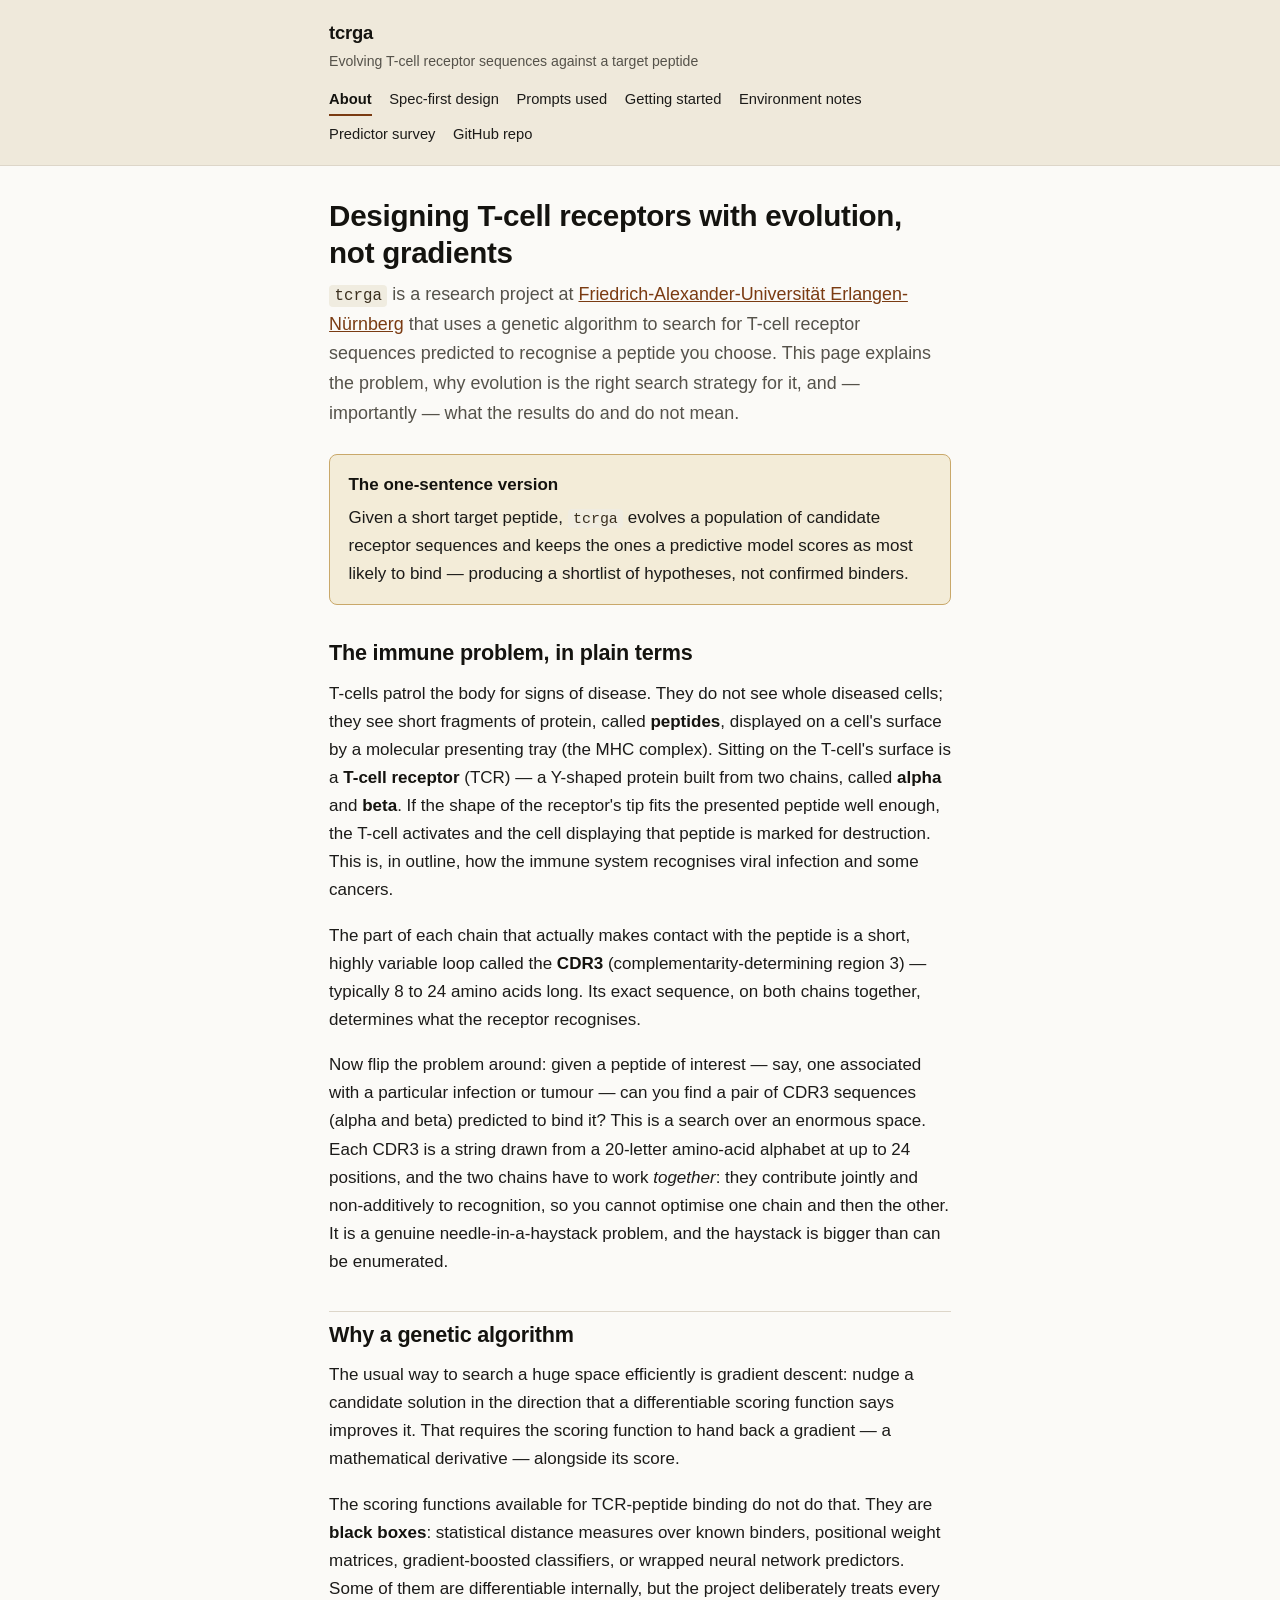
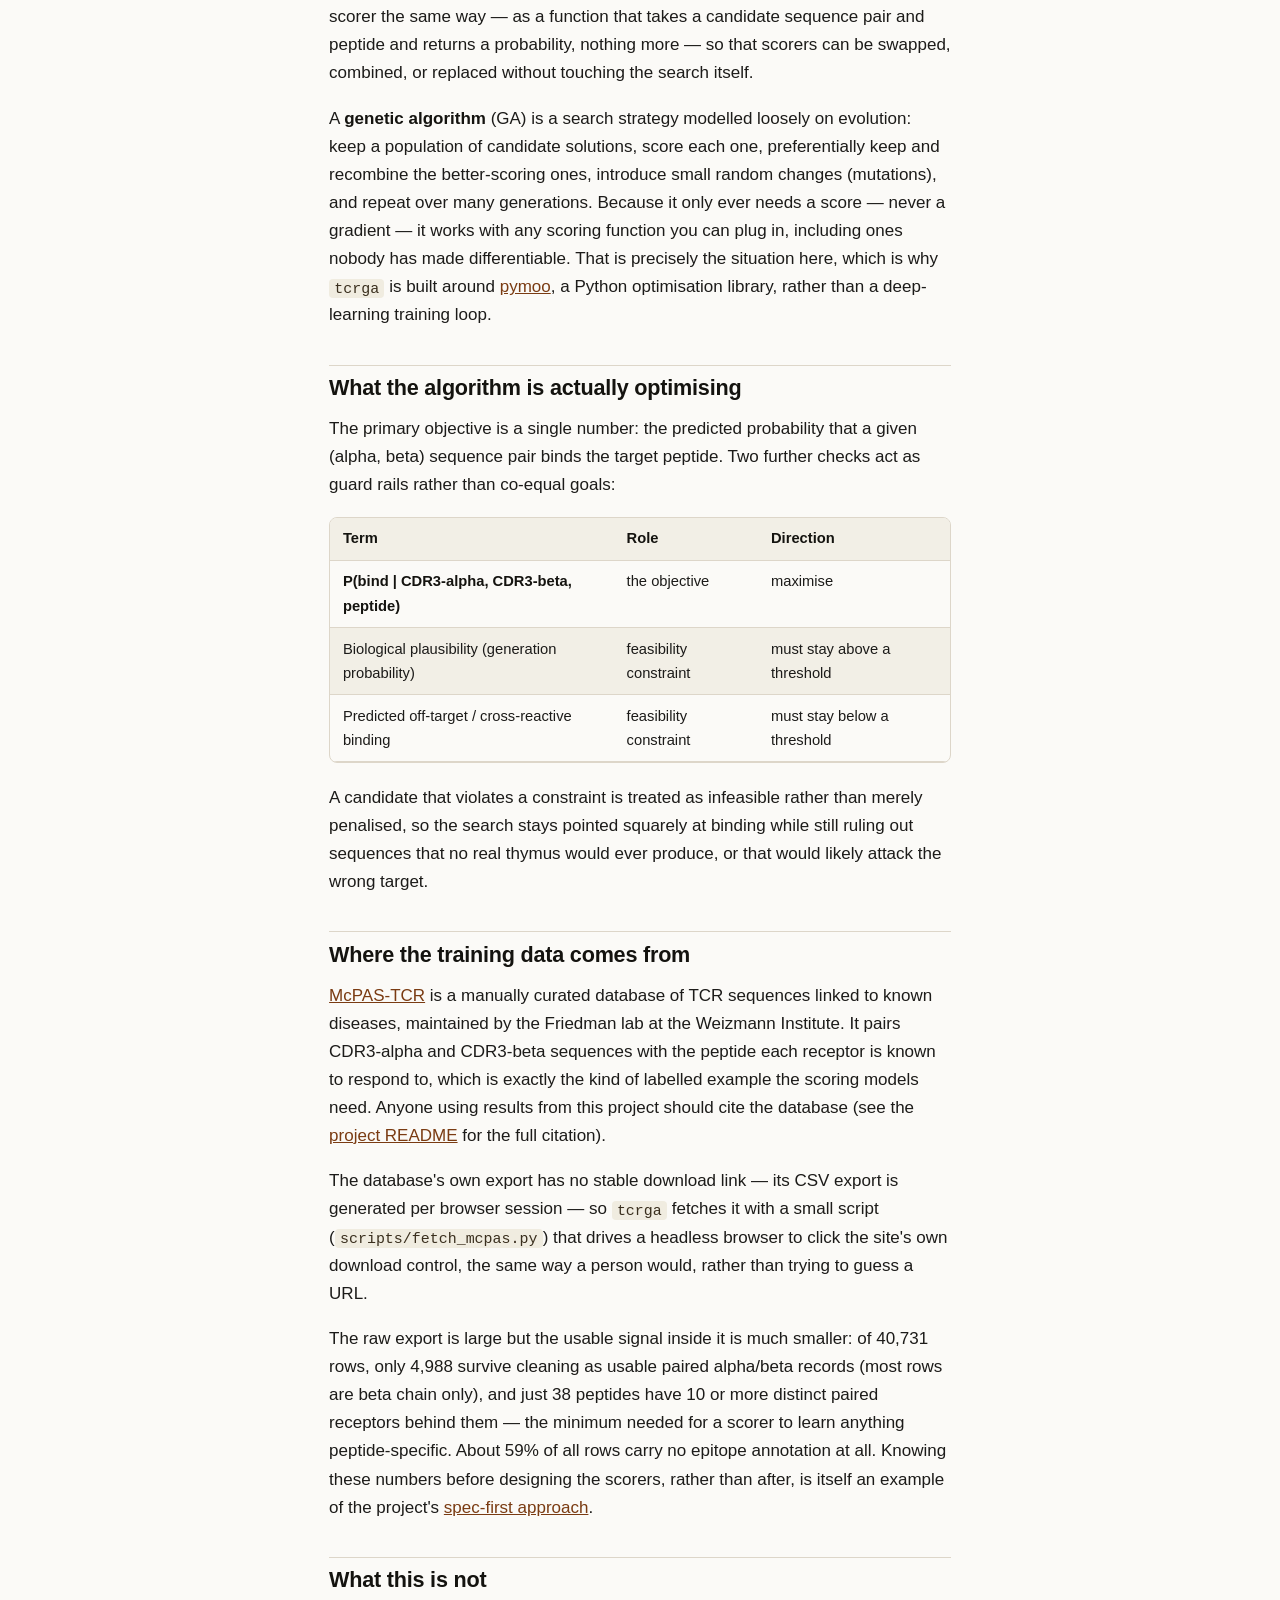
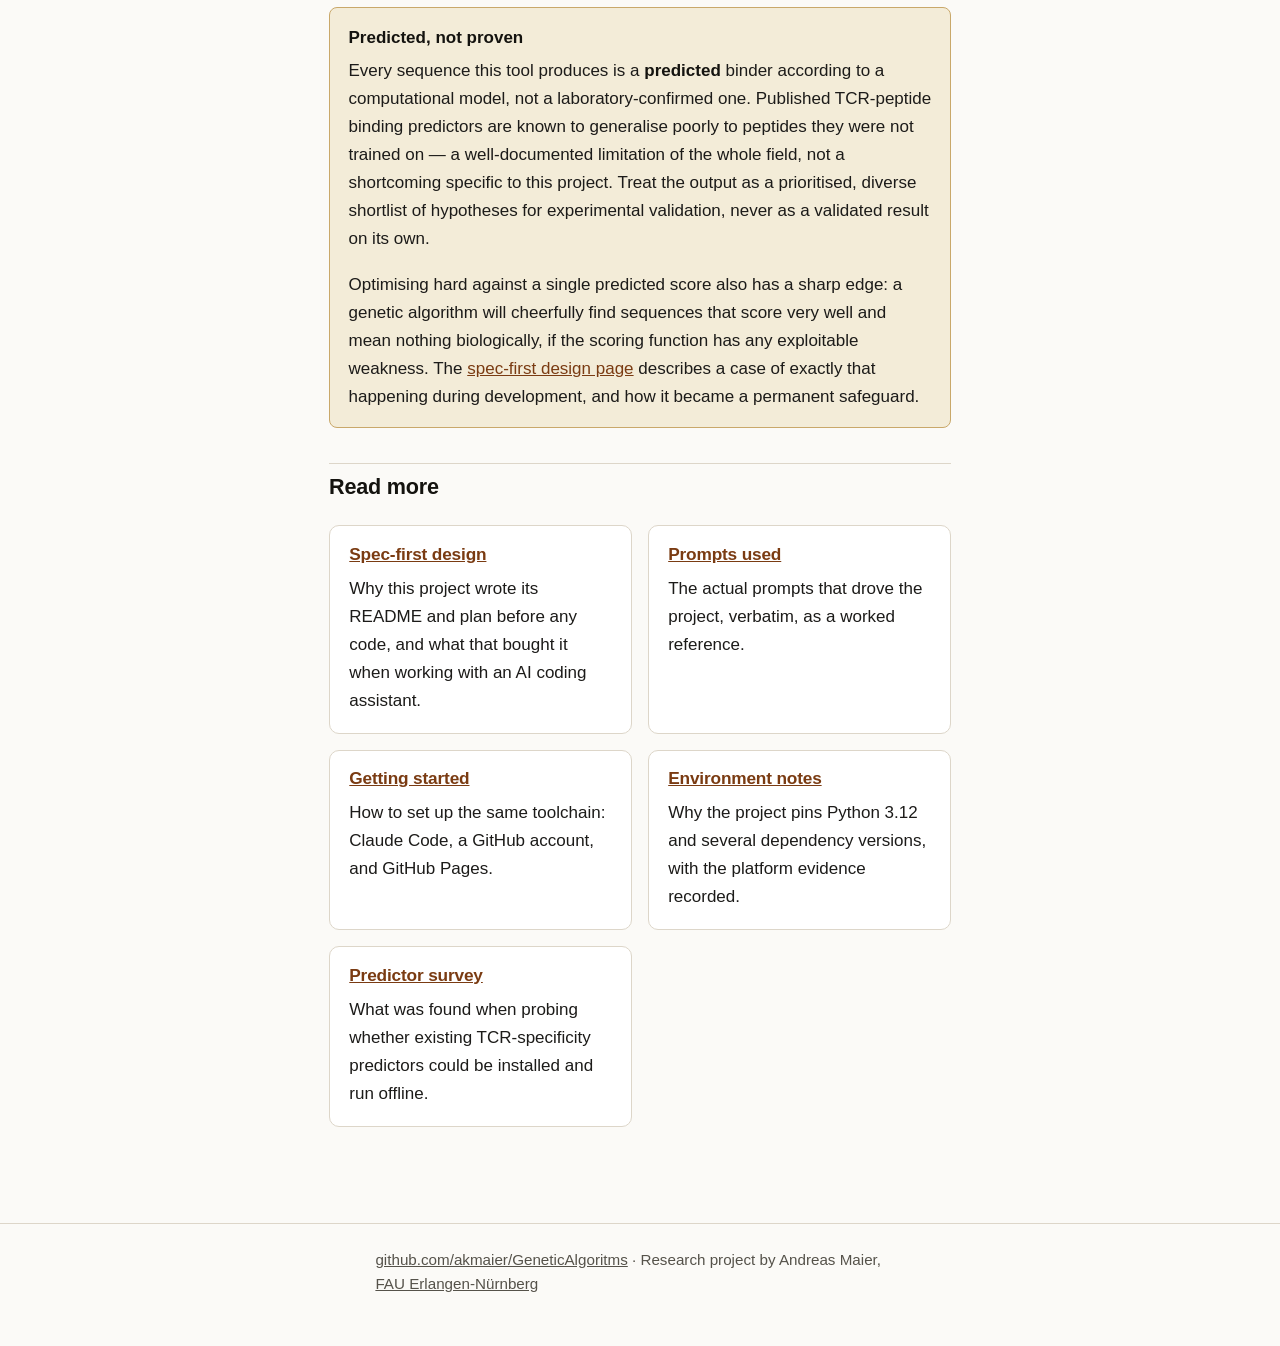
<file: docs/index.html>
<!doctype html>
<html lang="en">
<head>
<meta charset="utf-8">
<meta name="viewport" content="width=device-width, initial-scale=1, viewport-fit=cover">
<title>tcrga — evolving T-cell receptors against a target peptide</title>
<meta name="description" content="tcrga uses a genetic algorithm to search for paired T-cell receptor alpha/beta sequences predicted to bind a chosen peptide. A research project at FAU Erlangen-Nürnberg.">
<link rel="stylesheet" href="style.css">
</head>
<body>
<header class="site-header">
  <div class="site-header-inner">
    <a class="site-title" href="index.html">tcrga</a>
    <span class="site-tagline">Evolving T-cell receptor sequences against a target peptide</span>
    <nav class="site-nav" aria-label="Site">
      <a href="index.html" aria-current="page">About</a>
      <a href="spec-first.html">Spec-first design</a>
      <a href="prompts.html">Prompts used</a>
      <a href="getting-started.html">Getting started</a>
      <a href="environment.html">Environment notes</a>
      <a href="predictors.html">Predictor survey</a>
      <a href="https://github.com/akmaier/GeneticAlgoritms">GitHub repo</a>
    </nav>
  </div>
</header>

<main>
  <h1>Designing T-cell receptors with evolution, not gradients</h1>
  <p class="lede">
    <code>tcrga</code> is a research project at
    <a href="https://www.fau.eu">Friedrich-Alexander-Universität Erlangen-Nürnberg</a>
    that uses a genetic algorithm to search for T-cell receptor sequences predicted to
    recognise a peptide you choose. This page explains the problem, why evolution is the
    right search strategy for it, and — importantly — what the results do and do not mean.
  </p>

  <div class="callout">
    <span class="callout-title">The one-sentence version</span>
    <p>
      Given a short target peptide, <code>tcrga</code> evolves a population of candidate
      receptor sequences and keeps the ones a predictive model scores as most likely to
      bind — producing a shortlist of hypotheses, not confirmed binders.
    </p>
  </div>

  <h2>The immune problem, in plain terms</h2>
  <p>
    T-cells patrol the body for signs of disease. They do not see whole diseased cells;
    they see short fragments of protein, called <strong>peptides</strong>, displayed on a
    cell's surface by a molecular presenting tray (the MHC complex). Sitting on the
    T-cell's surface is a <strong>T-cell receptor</strong> (TCR) — a Y-shaped protein built
    from two chains, called <strong>alpha</strong> and <strong>beta</strong>. If the shape
    of the receptor's tip fits the presented peptide well enough, the T-cell activates and
    the cell displaying that peptide is marked for destruction. This is, in outline, how the
    immune system recognises viral infection and some cancers.
  </p>
  <p>
    The part of each chain that actually makes contact with the peptide is a short,
    highly variable loop called the <strong>CDR3</strong> (complementarity-determining
    region 3) — typically 8 to 24 amino acids long. Its exact sequence, on both chains
    together, determines what the receptor recognises.
  </p>
  <p>
    Now flip the problem around: given a peptide of interest — say, one associated with a
    particular infection or tumour — can you find a pair of CDR3 sequences (alpha and beta)
    predicted to bind it? This is a search over an enormous space. Each CDR3 is a string
    drawn from a 20-letter amino-acid alphabet at up to 24 positions, and the two chains
    have to work <em>together</em>: they contribute jointly and non-additively to
    recognition, so you cannot optimise one chain and then the other. It is a genuine
    needle-in-a-haystack problem, and the haystack is bigger than can be enumerated.
  </p>

  <h2>Why a genetic algorithm</h2>
  <p>
    The usual way to search a huge space efficiently is gradient descent: nudge a candidate
    solution in the direction that a differentiable scoring function says improves it.
    That requires the scoring function to hand back a gradient — a mathematical derivative —
    alongside its score.
  </p>
  <p>
    The scoring functions available for TCR-peptide binding do not do that. They are
    <strong>black boxes</strong>: statistical distance measures over known binders,
    positional weight matrices, gradient-boosted classifiers, or wrapped neural network
    predictors. Some of them are differentiable internally, but the project deliberately
    treats every scorer the same way — as a function that takes a candidate sequence pair
    and peptide and returns a probability, nothing more — so that scorers can be swapped,
    combined, or replaced without touching the search itself.
  </p>
  <p>
    A <strong>genetic algorithm</strong> (GA) is a search strategy modelled loosely on
    evolution: keep a population of candidate solutions, score each one, preferentially
    keep and recombine the better-scoring ones, introduce small random changes
    (mutations), and repeat over many generations. Because it only ever needs a score —
    never a gradient — it works with any scoring function you can plug in, including
    ones nobody has made differentiable. That is precisely the situation here, which is
    why <code>tcrga</code> is built around
    <a href="https://pymoo.org">pymoo</a>, a Python optimisation library, rather than a
    deep-learning training loop.
  </p>

  <h2>What the algorithm is actually optimising</h2>
  <p>
    The primary objective is a single number: the predicted probability that a given
    (alpha, beta) sequence pair binds the target peptide. Two further checks act as
    guard rails rather than co-equal goals:
  </p>
  <div class="table-scroll">
    <table>
      <thead>
        <tr><th>Term</th><th>Role</th><th>Direction</th></tr>
      </thead>
      <tbody>
        <tr><td><strong>P(bind | CDR3-alpha, CDR3-beta, peptide)</strong></td><td>the objective</td><td>maximise</td></tr>
        <tr><td>Biological plausibility (generation probability)</td><td>feasibility constraint</td><td>must stay above a threshold</td></tr>
        <tr><td>Predicted off-target / cross-reactive binding</td><td>feasibility constraint</td><td>must stay below a threshold</td></tr>
      </tbody>
    </table>
  </div>
  <p>
    A candidate that violates a constraint is treated as infeasible rather than merely
    penalised, so the search stays pointed squarely at binding while still ruling out
    sequences that no real thymus would ever produce, or that would likely attack the
    wrong target.
  </p>

  <h2>Where the training data comes from</h2>
  <p>
    <a href="https://friedmanlab.weizmann.ac.il/McPAS-TCR/">McPAS-TCR</a> is a manually
    curated database of TCR sequences linked to known diseases, maintained by the Friedman
    lab at the Weizmann Institute. It pairs CDR3-alpha and CDR3-beta sequences with the
    peptide each receptor is known to respond to, which is exactly the kind of labelled
    example the scoring models need. Anyone using results from this project should cite the
    database (see the <a href="https://github.com/akmaier/GeneticAlgoritms">project
    README</a> for the full citation).
  </p>
  <p>
    The database's own export has no stable download link — its CSV export is generated
    per browser session — so <code>tcrga</code> fetches it with a small script
    (<code>scripts/fetch_mcpas.py</code>) that drives a headless browser to click the
    site's own download control, the same way a person would, rather than trying to guess
    a URL.
  </p>
  <p>
    The raw export is large but the usable signal inside it is much smaller: of
    40,731 rows, only 4,988 survive cleaning as usable paired alpha/beta records (most
    rows are beta chain only), and just 38 peptides have 10 or more distinct paired
    receptors behind them — the minimum needed for a scorer to learn anything peptide-specific.
    About 59% of all rows carry no epitope annotation at all. Knowing these numbers before
    designing the scorers, rather than after, is itself an example of the project's
    <a href="spec-first.html">spec-first approach</a>.
  </p>

  <h2>What this is not</h2>
  <div class="callout">
    <span class="callout-title">Predicted, not proven</span>
    <p>
      Every sequence this tool produces is a <strong>predicted</strong> binder according to
      a computational model, not a laboratory-confirmed one. Published TCR-peptide
      binding predictors are known to generalise poorly to peptides they were not trained
      on — a well-documented limitation of the whole field, not a shortcoming specific to
      this project. Treat the output as a prioritised, diverse shortlist of hypotheses for
      experimental validation, never as a validated result on its own.
    </p>
    <p>
      Optimising hard against a single predicted score also has a sharp edge: a genetic
      algorithm will cheerfully find sequences that score very well and mean nothing
      biologically, if the scoring function has any exploitable weakness. The
      <a href="spec-first.html#objective-exploitation">spec-first design page</a> describes
      a case of exactly that happening during development, and how it became a permanent
      safeguard.
    </p>
  </div>

  <h2>Read more</h2>
  <div class="card-grid">
    <div class="card">
      <h3><a href="spec-first.html">Spec-first design</a></h3>
      <p>Why this project wrote its README and plan before any code, and what that bought it when working with an AI coding assistant.</p>
    </div>
    <div class="card">
      <h3><a href="prompts.html">Prompts used</a></h3>
      <p>The actual prompts that drove the project, verbatim, as a worked reference.</p>
    </div>
    <div class="card">
      <h3><a href="getting-started.html">Getting started</a></h3>
      <p>How to set up the same toolchain: Claude Code, a GitHub account, and GitHub Pages.</p>
    </div>
    <div class="card">
      <h3><a href="environment.html">Environment notes</a></h3>
      <p>Why the project pins Python 3.12 and several dependency versions, with the platform evidence recorded.</p>
    </div>
    <div class="card">
      <h3><a href="predictors.html">Predictor survey</a></h3>
      <p>What was found when probing whether existing TCR-specificity predictors could be installed and run offline.</p>
    </div>
  </div>
</main>

<footer class="site-footer">
  <div class="footer-inner">
    <p class="meta-links">
      <a href="https://github.com/akmaier/GeneticAlgoritms">github.com/akmaier/GeneticAlgoritms</a>
      &middot; Research project by Andreas Maier,
      <a href="https://www.fau.eu">FAU Erlangen-Nürnberg</a>
    </p>
  </div>
</footer>
</body>
</html>
</file>
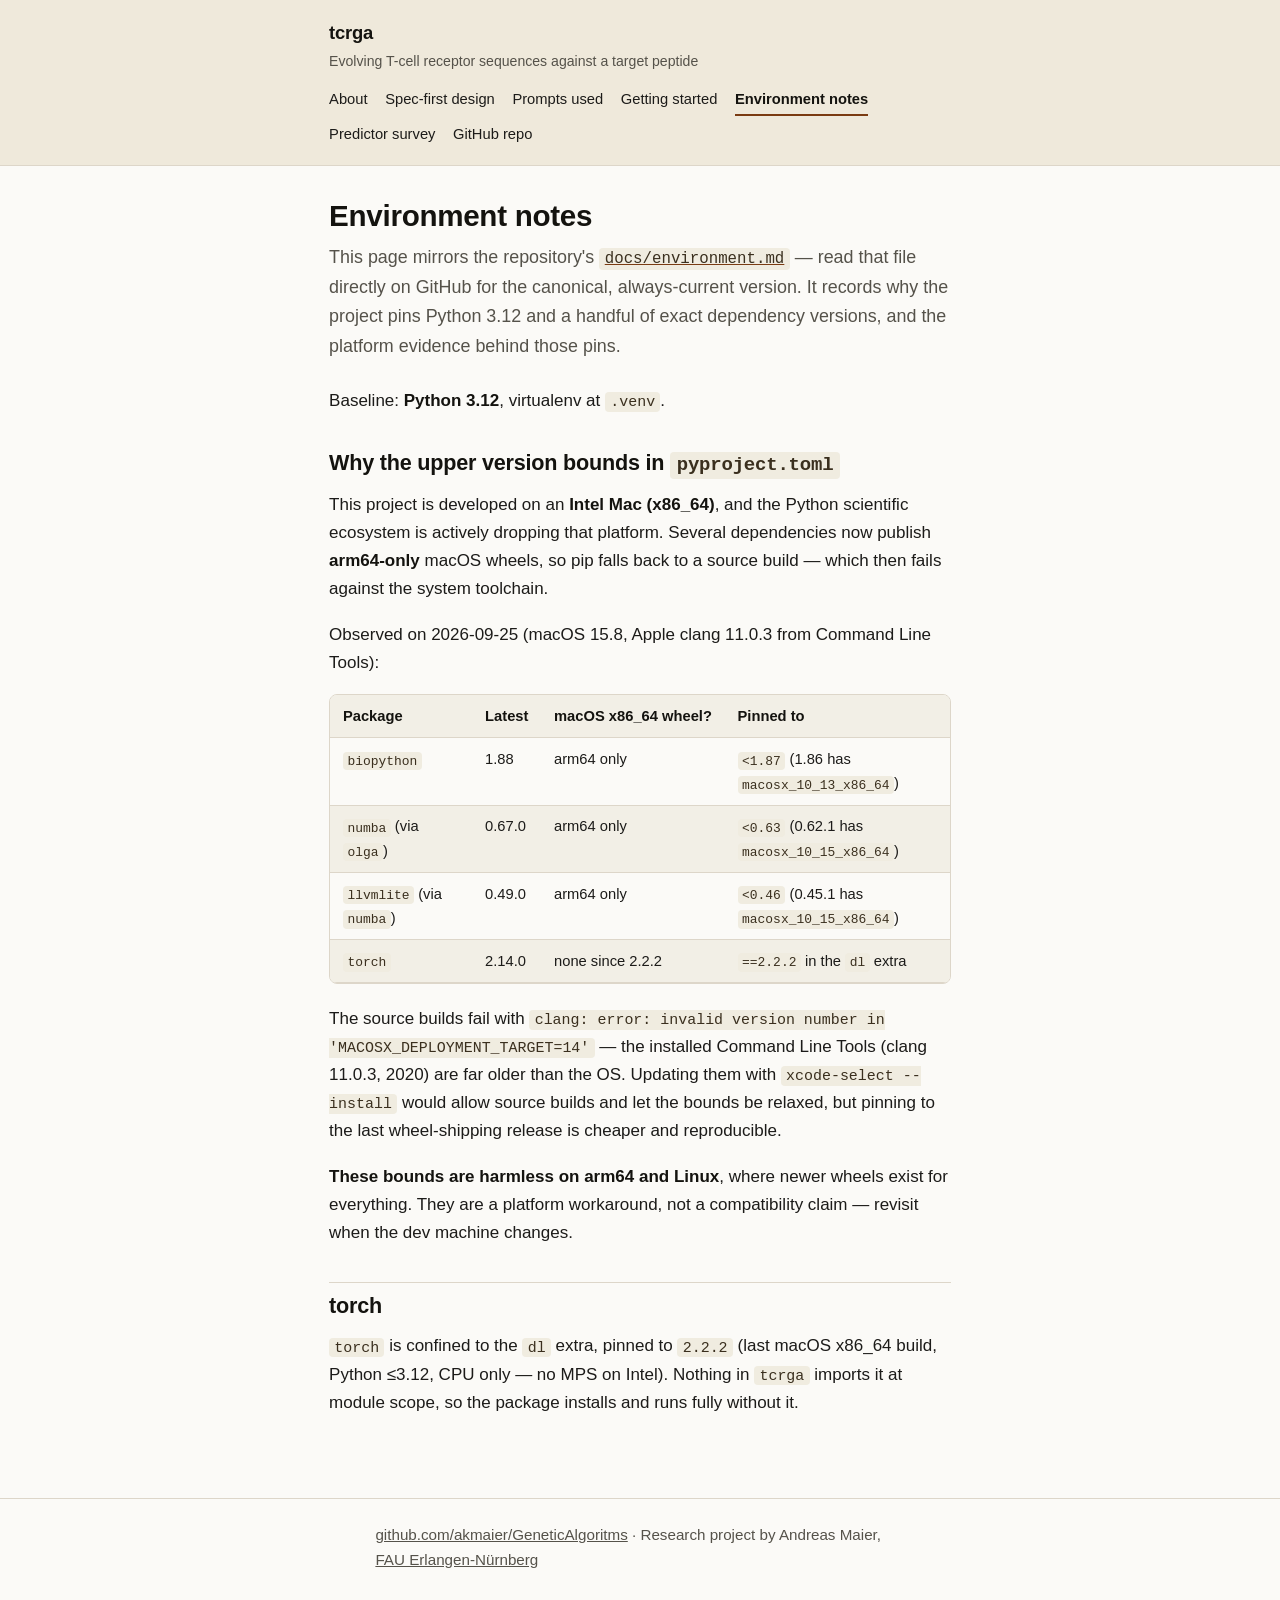
<file: docs/environment.html>
<!doctype html>
<html lang="en">
<head>
<meta charset="utf-8">
<meta name="viewport" content="width=device-width, initial-scale=1, viewport-fit=cover">
<title>Environment notes — tcrga</title>
<meta name="description" content="Why tcrga pins Python 3.12 and several dependency versions: macOS x86_64 wheel availability, observed build failures, and the exact versions used as a workaround.">
<link rel="stylesheet" href="style.css">
</head>
<body>
<header class="site-header">
  <div class="site-header-inner">
    <a class="site-title" href="index.html">tcrga</a>
    <span class="site-tagline">Evolving T-cell receptor sequences against a target peptide</span>
    <nav class="site-nav" aria-label="Site">
      <a href="index.html">About</a>
      <a href="spec-first.html">Spec-first design</a>
      <a href="prompts.html">Prompts used</a>
      <a href="getting-started.html">Getting started</a>
      <a href="environment.html" aria-current="page">Environment notes</a>
      <a href="predictors.html">Predictor survey</a>
      <a href="https://github.com/akmaier/GeneticAlgoritms">GitHub repo</a>
    </nav>
  </div>
</header>

<main>
  <h1>Environment notes</h1>
  <p class="lede">
    This page mirrors the repository's
    <a href="https://github.com/akmaier/GeneticAlgoritms/blob/main/docs/environment.md"><code>docs/environment.md</code></a>
    — read that file directly on GitHub for the canonical, always-current version. It
    records why the project pins Python 3.12 and a handful of exact dependency versions,
    and the platform evidence behind those pins.
  </p>

  <p>
    Baseline: <strong>Python 3.12</strong>, virtualenv at <code>.venv</code>.
  </p>

  <h2>Why the upper version bounds in <code>pyproject.toml</code></h2>
  <p>
    This project is developed on an <strong>Intel Mac (x86_64)</strong>, and the Python
    scientific ecosystem is actively dropping that platform. Several dependencies now
    publish <strong>arm64-only</strong> macOS wheels, so pip falls back to a source build —
    which then fails against the system toolchain.
  </p>
  <p>
    Observed on 2026-09-25 (macOS 15.8, Apple clang 11.0.3 from Command Line Tools):
  </p>
  <div class="table-scroll">
    <table>
      <thead>
        <tr><th>Package</th><th>Latest</th><th>macOS x86_64 wheel?</th><th>Pinned to</th></tr>
      </thead>
      <tbody>
        <tr><td><code>biopython</code></td><td>1.88</td><td>arm64 only</td><td><code>&lt;1.87</code> (1.86 has <code>macosx_10_13_x86_64</code>)</td></tr>
        <tr><td><code>numba</code> (via <code>olga</code>)</td><td>0.67.0</td><td>arm64 only</td><td><code>&lt;0.63</code> (0.62.1 has <code>macosx_10_15_x86_64</code>)</td></tr>
        <tr><td><code>llvmlite</code> (via <code>numba</code>)</td><td>0.49.0</td><td>arm64 only</td><td><code>&lt;0.46</code> (0.45.1 has <code>macosx_10_15_x86_64</code>)</td></tr>
        <tr><td><code>torch</code></td><td>2.14.0</td><td>none since 2.2.2</td><td><code>==2.2.2</code> in the <code>dl</code> extra</td></tr>
      </tbody>
    </table>
  </div>
  <p>
    The source builds fail with <code>clang: error: invalid version number in
    'MACOSX_DEPLOYMENT_TARGET=14'</code> — the installed Command Line Tools (clang 11.0.3,
    2020) are far older than the OS. Updating them with <code>xcode-select --install</code>
    would allow source builds and let the bounds be relaxed, but pinning to the last
    wheel-shipping release is cheaper and reproducible.
  </p>
  <p>
    <strong>These bounds are harmless on arm64 and Linux</strong>, where newer wheels exist
    for everything. They are a platform workaround, not a compatibility claim — revisit
    when the dev machine changes.
  </p>

  <h2>torch</h2>
  <p>
    <code>torch</code> is confined to the <code>dl</code> extra, pinned to
    <code>2.2.2</code> (last macOS x86_64 build, Python &le;3.12, CPU only — no MPS on
    Intel). Nothing in <code>tcrga</code> imports it at module scope, so the package
    installs and runs fully without it.
  </p>
</main>

<footer class="site-footer">
  <div class="footer-inner">
    <p class="meta-links">
      <a href="https://github.com/akmaier/GeneticAlgoritms">github.com/akmaier/GeneticAlgoritms</a>
      &middot; Research project by Andreas Maier,
      <a href="https://www.fau.eu">FAU Erlangen-Nürnberg</a>
    </p>
  </div>
</footer>
</body>
</html>
</file>
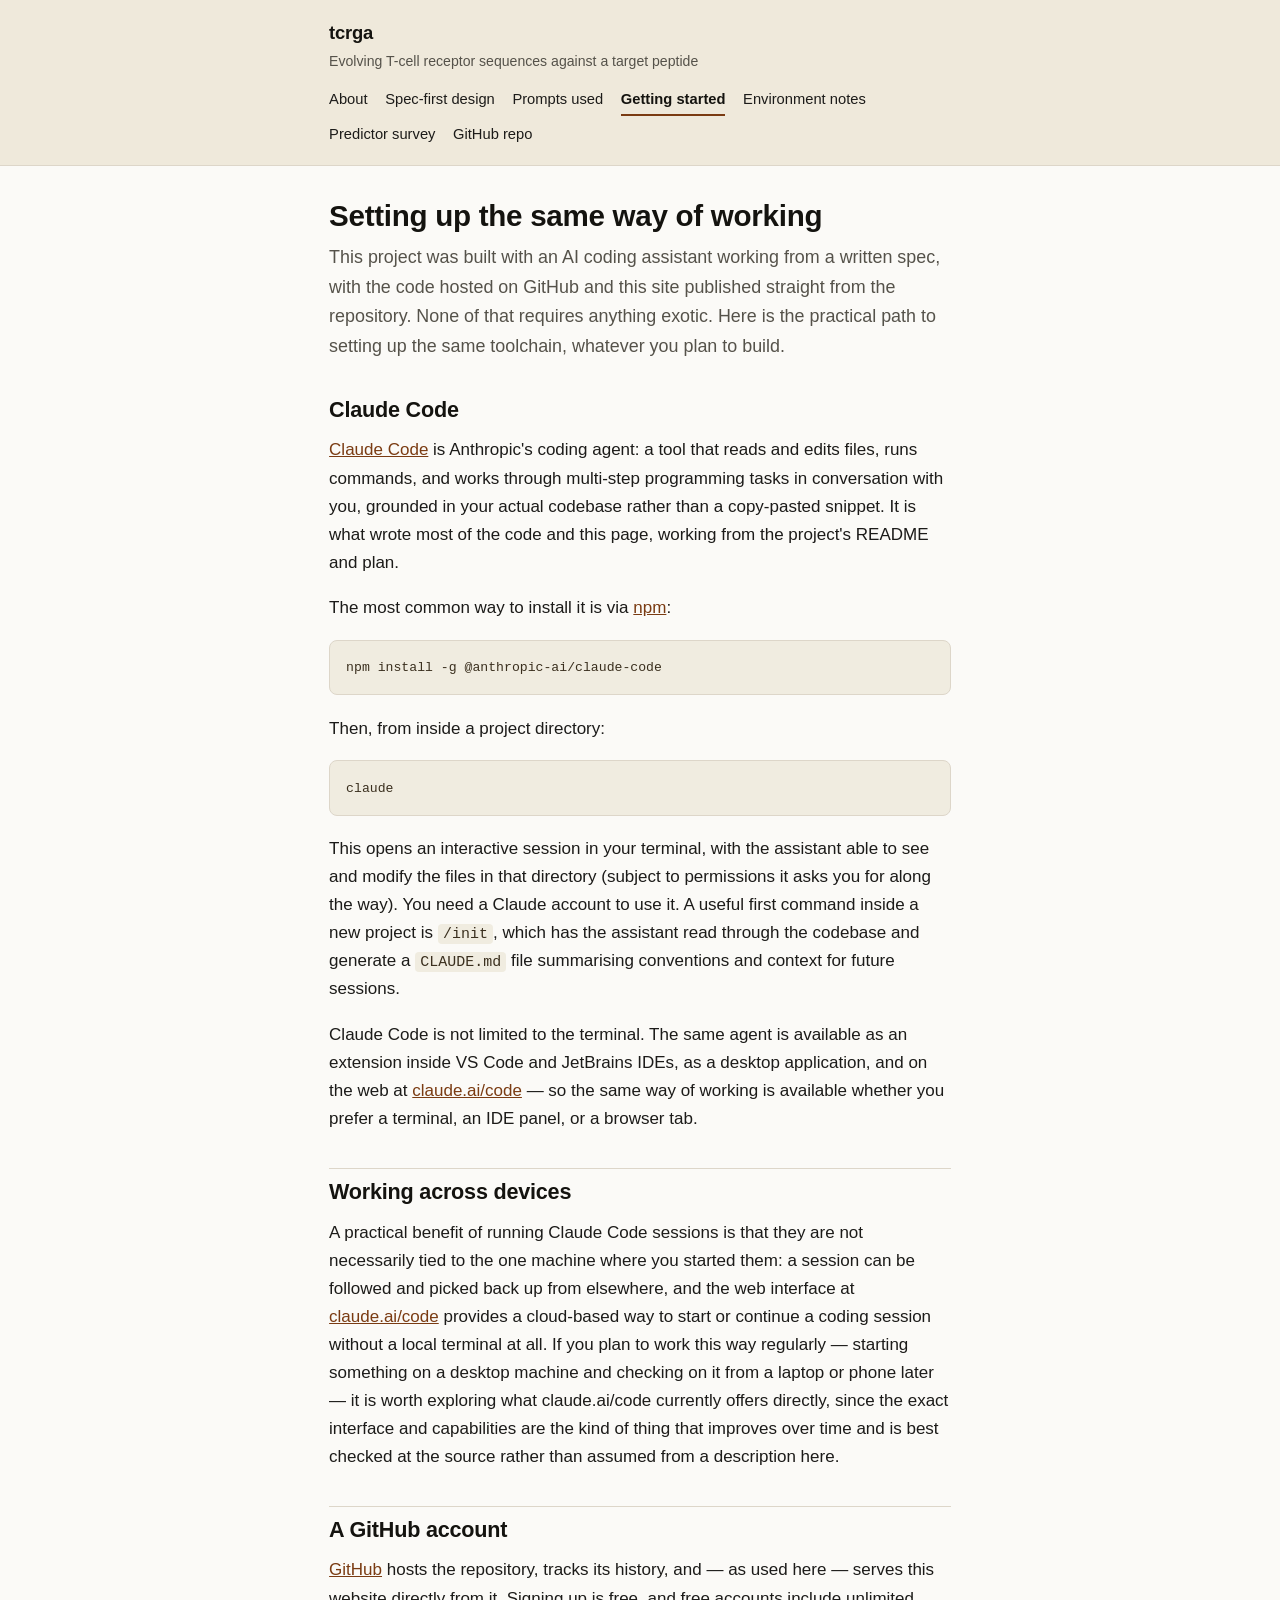
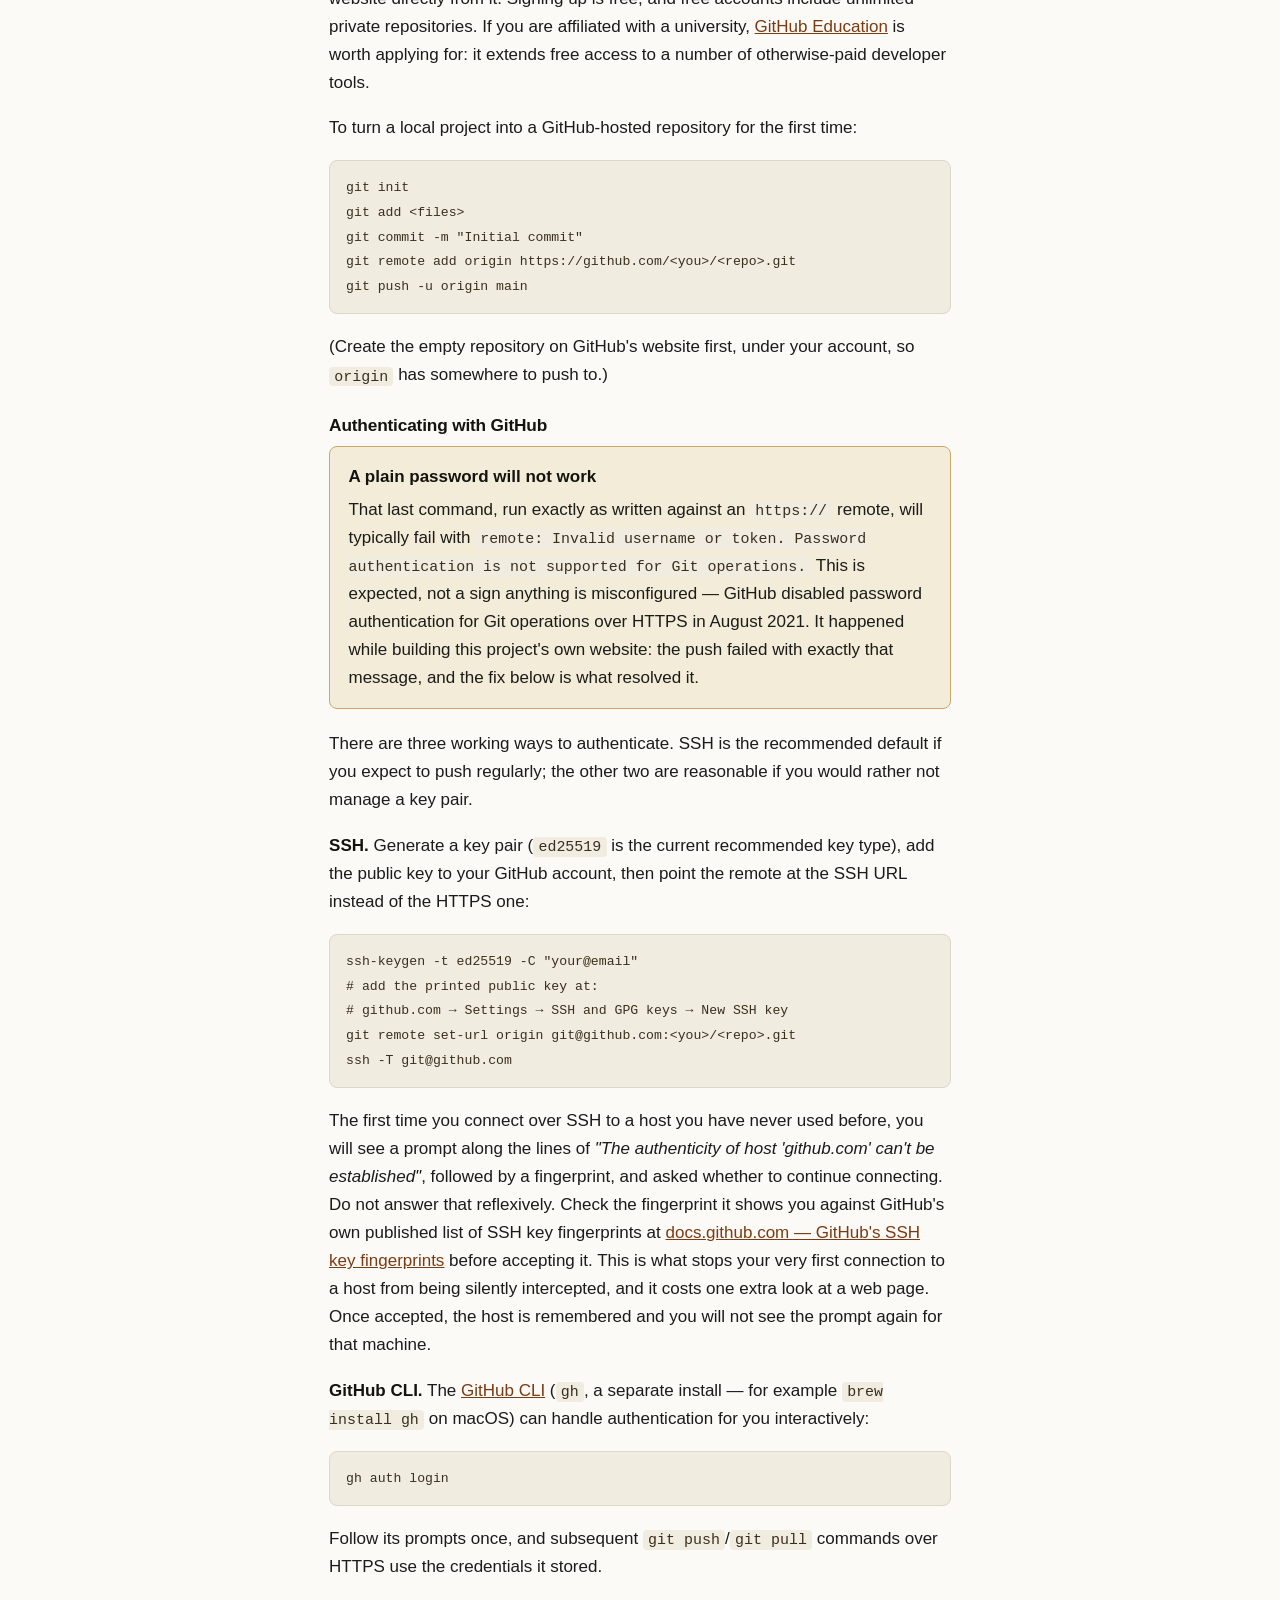
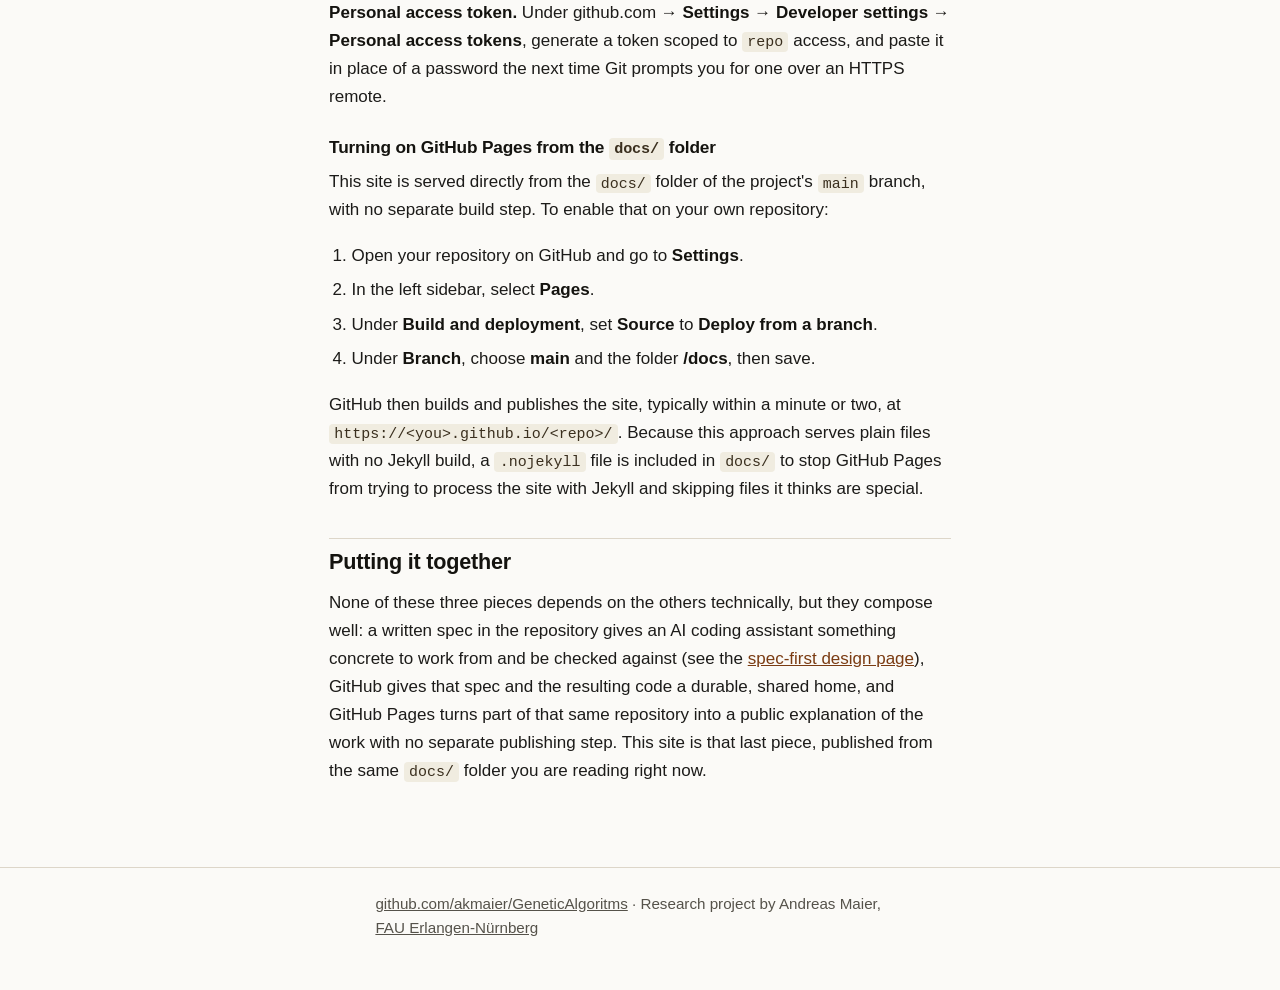
<file: docs/getting-started.html>
<!doctype html>
<html lang="en">
<head>
<meta charset="utf-8">
<meta name="viewport" content="width=device-width, initial-scale=1, viewport-fit=cover">
<title>Getting started — tcrga</title>
<meta name="description" content="How to set up the same toolchain used to build tcrga: Claude Code, a GitHub account, and GitHub Pages served from a docs/ folder.">
<link rel="stylesheet" href="style.css">
</head>
<body>
<header class="site-header">
  <div class="site-header-inner">
    <a class="site-title" href="index.html">tcrga</a>
    <span class="site-tagline">Evolving T-cell receptor sequences against a target peptide</span>
    <nav class="site-nav" aria-label="Site">
      <a href="index.html">About</a>
      <a href="spec-first.html">Spec-first design</a>
      <a href="prompts.html">Prompts used</a>
      <a href="getting-started.html" aria-current="page">Getting started</a>
      <a href="environment.html">Environment notes</a>
      <a href="predictors.html">Predictor survey</a>
      <a href="https://github.com/akmaier/GeneticAlgoritms">GitHub repo</a>
    </nav>
  </div>
</header>

<main>
  <h1>Setting up the same way of working</h1>
  <p class="lede">
    This project was built with an AI coding assistant working from a written spec, with
    the code hosted on GitHub and this site published straight from the repository. None
    of that requires anything exotic. Here is the practical path to setting up the same
    toolchain, whatever you plan to build.
  </p>

  <h2>Claude Code</h2>
  <p>
    <a href="https://www.anthropic.com/claude-code">Claude Code</a> is Anthropic's coding
    agent: a tool that reads and edits files, runs commands, and works through
    multi-step programming tasks in conversation with you, grounded in your actual
    codebase rather than a copy-pasted snippet. It is what wrote most of the code and this
    page, working from the project's README and plan.
  </p>
  <p>
    The most common way to install it is via <a href="https://www.npmjs.com/package/@anthropic-ai/claude-code">npm</a>:
  </p>
  <pre><code>npm install -g @anthropic-ai/claude-code</code></pre>
  <p>
    Then, from inside a project directory:
  </p>
  <pre><code>claude</code></pre>
  <p>
    This opens an interactive session in your terminal, with the assistant able to see and
    modify the files in that directory (subject to permissions it asks you for along the
    way). You need a Claude account to use it. A useful first command inside a new project
    is <code>/init</code>, which has the assistant read through the codebase and generate a
    <code>CLAUDE.md</code> file summarising conventions and context for future sessions.
  </p>
  <p>
    Claude Code is not limited to the terminal. The same agent is available as an
    extension inside VS Code and JetBrains IDEs, as a desktop application, and on the web
    at <a href="https://claude.ai/code">claude.ai/code</a> — so the same way of working is
    available whether you prefer a terminal, an IDE panel, or a browser tab.
  </p>

  <h2>Working across devices</h2>
  <p>
    A practical benefit of running Claude Code sessions is that they are not necessarily
    tied to the one machine where you started them: a session can be followed and picked
    back up from elsewhere, and the web interface at
    <a href="https://claude.ai/code">claude.ai/code</a> provides a cloud-based way to
    start or continue a coding session without a local terminal at all. If you plan to work
    this way regularly — starting something on a desktop machine and checking on it from a
    laptop or phone later — it is worth exploring what claude.ai/code currently offers
    directly, since the exact interface and capabilities are the kind of thing that
    improves over time and is best checked at the source rather than assumed from a
    description here.
  </p>

  <h2>A GitHub account</h2>
  <p>
    <a href="https://github.com">GitHub</a> hosts the repository, tracks its history, and —
    as used here — serves this website directly from it. Signing up is free, and free
    accounts include unlimited private repositories. If you are affiliated with a
    university, <a href="https://education.github.com">GitHub Education</a> is worth
    applying for: it extends free access to a number of otherwise-paid developer tools.
  </p>
  <p>
    To turn a local project into a GitHub-hosted repository for the first time:
  </p>
  <pre><code>git init
git add &lt;files&gt;
git commit -m "Initial commit"
git remote add origin https://github.com/&lt;you&gt;/&lt;repo&gt;.git
git push -u origin main</code></pre>
  <p>
    (Create the empty repository on GitHub's website first, under your account, so
    <code>origin</code> has somewhere to push to.)
  </p>

  <h3>Authenticating with GitHub</h3>
  <div class="callout">
    <span class="callout-title">A plain password will not work</span>
    <p>
      That last command, run exactly as written against an <code>https://</code> remote,
      will typically fail with <code>remote: Invalid username or token. Password
      authentication is not supported for Git operations.</code> This is expected, not a
      sign anything is misconfigured — GitHub disabled password authentication for Git
      operations over HTTPS in August 2021. It happened while building this project's own
      website: the push failed with exactly that message, and the fix below is what
      resolved it.
    </p>
  </div>
  <p>
    There are three working ways to authenticate. SSH is the recommended default if you
    expect to push regularly; the other two are reasonable if you would rather not manage
    a key pair.
  </p>
  <p>
    <strong>SSH.</strong> Generate a key pair (<code>ed25519</code> is the current
    recommended key type), add the public key to your GitHub account, then point the
    remote at the SSH URL instead of the HTTPS one:
  </p>
  <pre><code>ssh-keygen -t ed25519 -C "your@email"
# add the printed public key at:
# github.com &rarr; Settings &rarr; SSH and GPG keys &rarr; New SSH key
git remote set-url origin git@github.com:&lt;you&gt;/&lt;repo&gt;.git
ssh -T git@github.com</code></pre>
  <p>
    The first time you connect over SSH to a host you have never used before, you will see
    a prompt along the lines of <em>"The authenticity of host 'github.com' can't be
    established"</em>, followed by a fingerprint, and asked whether to continue connecting.
    Do not answer that reflexively. Check the fingerprint it shows you against GitHub's own
    published list of SSH key fingerprints at
    <a href="https://docs.github.com/en/authentication/keeping-your-account-and-data-secure/githubs-ssh-key-fingerprints">docs.github.com &mdash; GitHub's SSH key fingerprints</a>
    before accepting it. This is what stops your very first connection to a host from being
    silently intercepted, and it costs one extra look at a web page. Once accepted, the
    host is remembered and you will not see the prompt again for that machine.
  </p>
  <p>
    <strong>GitHub CLI.</strong> The <a href="https://cli.github.com">GitHub CLI</a>
    (<code>gh</code>, a separate install — for example <code>brew install gh</code> on
    macOS) can handle authentication for you interactively:
  </p>
  <pre><code>gh auth login</code></pre>
  <p>
    Follow its prompts once, and subsequent <code>git push</code>/<code>git pull</code>
    commands over HTTPS use the credentials it stored.
  </p>
  <p>
    <strong>Personal access token.</strong> Under github.com &rarr; <strong>Settings</strong>
    &rarr; <strong>Developer settings</strong> &rarr; <strong>Personal access tokens</strong>,
    generate a token scoped to <code>repo</code> access, and paste it in place of a
    password the next time Git prompts you for one over an HTTPS remote.
  </p>

  <h3>Turning on GitHub Pages from the <code>docs/</code> folder</h3>
  <p>
    This site is served directly from the <code>docs/</code> folder of the project's
    <code>main</code> branch, with no separate build step. To enable that on your own
    repository:
  </p>
  <ol>
    <li>Open your repository on GitHub and go to <strong>Settings</strong>.</li>
    <li>In the left sidebar, select <strong>Pages</strong>.</li>
    <li>Under <strong>Build and deployment</strong>, set <strong>Source</strong> to
      <strong>Deploy from a branch</strong>.</li>
    <li>Under <strong>Branch</strong>, choose <strong>main</strong> and the folder
      <strong>/docs</strong>, then save.</li>
  </ol>
  <p>
    GitHub then builds and publishes the site, typically within a minute or two, at
    <code>https://&lt;you&gt;.github.io/&lt;repo&gt;/</code>. Because this approach serves
    plain files with no Jekyll build, a <code>.nojekyll</code> file is included in
    <code>docs/</code> to stop GitHub Pages from trying to process the site with Jekyll and
    skipping files it thinks are special.
  </p>

  <h2>Putting it together</h2>
  <p>
    None of these three pieces depends on the others technically, but they compose well:
    a written spec in the repository gives an AI coding assistant something concrete to
    work from and be checked against (see the <a href="spec-first.html">spec-first design
    page</a>), GitHub gives that spec and the resulting code a durable, shared home, and
    GitHub Pages turns part of that same repository into a public explanation of the work
    with no separate publishing step. This site is that last piece, published from the
    same <code>docs/</code> folder you are reading right now.
  </p>
</main>

<footer class="site-footer">
  <div class="footer-inner">
    <p class="meta-links">
      <a href="https://github.com/akmaier/GeneticAlgoritms">github.com/akmaier/GeneticAlgoritms</a>
      &middot; Research project by Andreas Maier,
      <a href="https://www.fau.eu">FAU Erlangen-Nürnberg</a>
    </p>
  </div>
</footer>
</body>
</html>
</file>
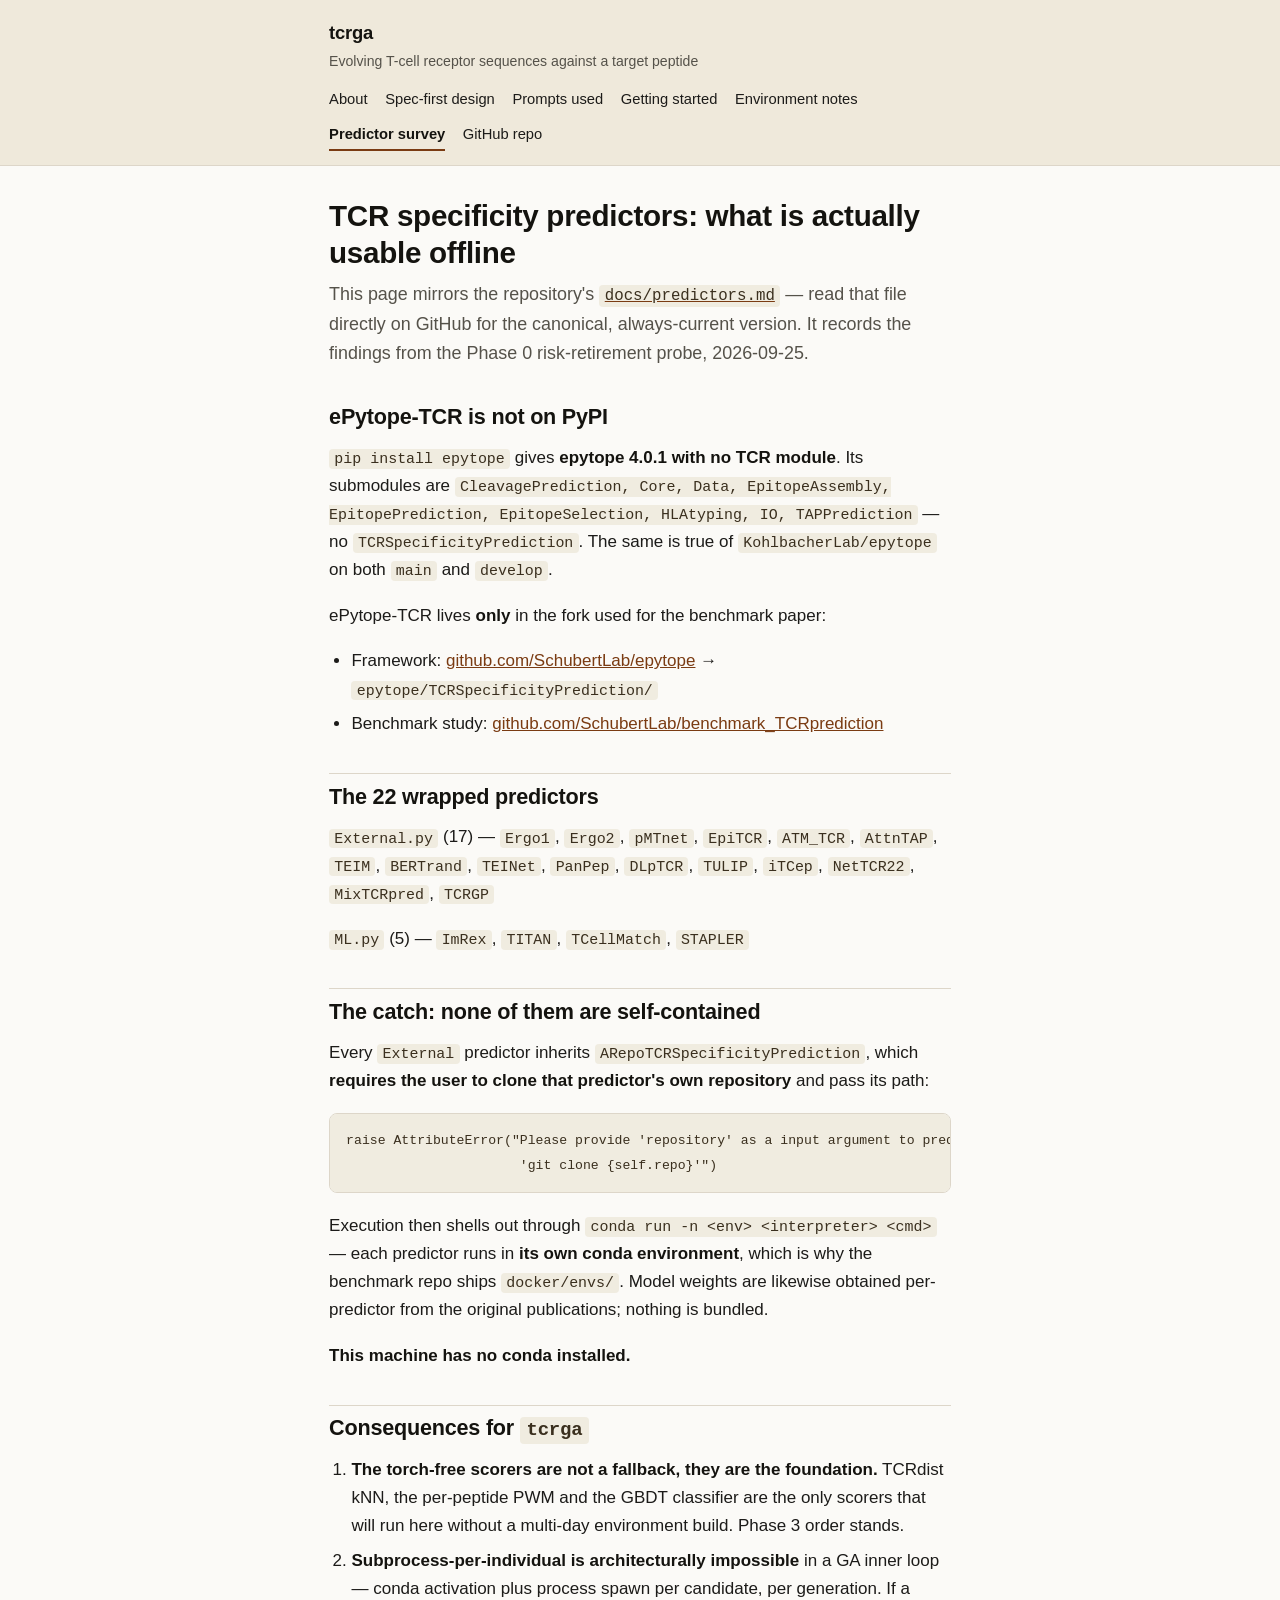
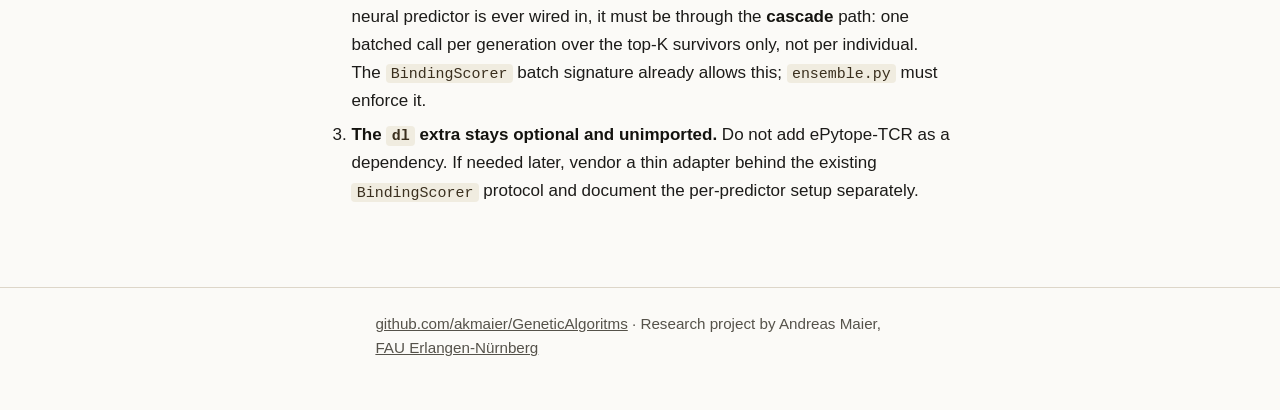
<file: docs/predictors.html>
<!doctype html>
<html lang="en">
<head>
<meta charset="utf-8">
<meta name="viewport" content="width=device-width, initial-scale=1, viewport-fit=cover">
<title>Predictor survey — tcrga</title>
<meta name="description" content="What tcrga found when probing whether existing TCR-specificity predictors, including ePytope-TCR, could actually be installed and run offline.">
<link rel="stylesheet" href="style.css">
</head>
<body>
<header class="site-header">
  <div class="site-header-inner">
    <a class="site-title" href="index.html">tcrga</a>
    <span class="site-tagline">Evolving T-cell receptor sequences against a target peptide</span>
    <nav class="site-nav" aria-label="Site">
      <a href="index.html">About</a>
      <a href="spec-first.html">Spec-first design</a>
      <a href="prompts.html">Prompts used</a>
      <a href="getting-started.html">Getting started</a>
      <a href="environment.html">Environment notes</a>
      <a href="predictors.html" aria-current="page">Predictor survey</a>
      <a href="https://github.com/akmaier/GeneticAlgoritms">GitHub repo</a>
    </nav>
  </div>
</header>

<main>
  <h1>TCR specificity predictors: what is actually usable offline</h1>
  <p class="lede">
    This page mirrors the repository's
    <a href="https://github.com/akmaier/GeneticAlgoritms/blob/main/docs/predictors.md"><code>docs/predictors.md</code></a>
    — read that file directly on GitHub for the canonical, always-current version. It
    records the findings from the Phase 0 risk-retirement probe, 2026-09-25.
  </p>

  <h2>ePytope-TCR is not on PyPI</h2>
  <p>
    <code>pip install epytope</code> gives <strong>epytope 4.0.1 with no TCR module</strong>.
    Its submodules are <code>CleavagePrediction, Core, Data, EpitopeAssembly,
    EpitopePrediction, EpitopeSelection, HLAtyping, IO, TAPPrediction</code> — no
    <code>TCRSpecificityPrediction</code>. The same is true of
    <code>KohlbacherLab/epytope</code> on both <code>main</code> and <code>develop</code>.
  </p>
  <p>
    ePytope-TCR lives <strong>only</strong> in the fork used for the benchmark paper:
  </p>
  <ul>
    <li>Framework: <a href="https://github.com/SchubertLab/epytope">github.com/SchubertLab/epytope</a>
      &rarr; <code>epytope/TCRSpecificityPrediction/</code></li>
    <li>Benchmark study: <a href="https://github.com/SchubertLab/benchmark_TCRprediction">github.com/SchubertLab/benchmark_TCRprediction</a></li>
  </ul>

  <h2>The 22 wrapped predictors</h2>
  <p>
    <code>External.py</code> (17) — <code>Ergo1</code>, <code>Ergo2</code>,
    <code>pMTnet</code>, <code>EpiTCR</code>, <code>ATM_TCR</code>, <code>AttnTAP</code>,
    <code>TEIM</code>, <code>BERTrand</code>, <code>TEINet</code>, <code>PanPep</code>,
    <code>DLpTCR</code>, <code>TULIP</code>, <code>iTCep</code>, <code>NetTCR22</code>,
    <code>MixTCRpred</code>, <code>TCRGP</code>
  </p>
  <p>
    <code>ML.py</code> (5) — <code>ImRex</code>, <code>TITAN</code>,
    <code>TCellMatch</code>, <code>STAPLER</code>
  </p>

  <h2>The catch: none of them are self-contained</h2>
  <p>
    Every <code>External</code> predictor inherits <code>ARepoTCRSpecificityPrediction</code>,
    which <strong>requires the user to clone that predictor's own repository</strong> and
    pass its path:
  </p>
  <pre><code>raise AttributeError("Please provide 'repository' as a input argument to predict ...
                      'git clone {self.repo}'")</code></pre>
  <p>
    Execution then shells out through <code>conda run -n &lt;env&gt; &lt;interpreter&gt;
    &lt;cmd&gt;</code> — each predictor runs in <strong>its own conda environment</strong>,
    which is why the benchmark repo ships <code>docker/envs/</code>. Model weights are
    likewise obtained per-predictor from the original publications; nothing is bundled.
  </p>
  <p>
    <strong>This machine has no conda installed.</strong>
  </p>

  <h2>Consequences for <code>tcrga</code></h2>
  <ol>
    <li>
      <strong>The torch-free scorers are not a fallback, they are the foundation.</strong>
      TCRdist kNN, the per-peptide PWM and the GBDT classifier are the only scorers that
      will run here without a multi-day environment build. Phase 3 order stands.
    </li>
    <li>
      <strong>Subprocess-per-individual is architecturally impossible</strong> in a GA
      inner loop — conda activation plus process spawn per candidate, per generation. If a
      neural predictor is ever wired in, it must be through the <strong>cascade</strong>
      path: one batched call per generation over the top-K survivors only, not per
      individual. The <code>BindingScorer</code> batch signature already allows this;
      <code>ensemble.py</code> must enforce it.
    </li>
    <li>
      <strong>The <code>dl</code> extra stays optional and unimported.</strong> Do not add
      ePytope-TCR as a dependency. If needed later, vendor a thin adapter behind the
      existing <code>BindingScorer</code> protocol and document the per-predictor setup
      separately.
    </li>
  </ol>
</main>

<footer class="site-footer">
  <div class="footer-inner">
    <p class="meta-links">
      <a href="https://github.com/akmaier/GeneticAlgoritms">github.com/akmaier/GeneticAlgoritms</a>
      &middot; Research project by Andreas Maier,
      <a href="https://www.fau.eu">FAU Erlangen-Nürnberg</a>
    </p>
  </div>
</footer>
</body>
</html>
</file>
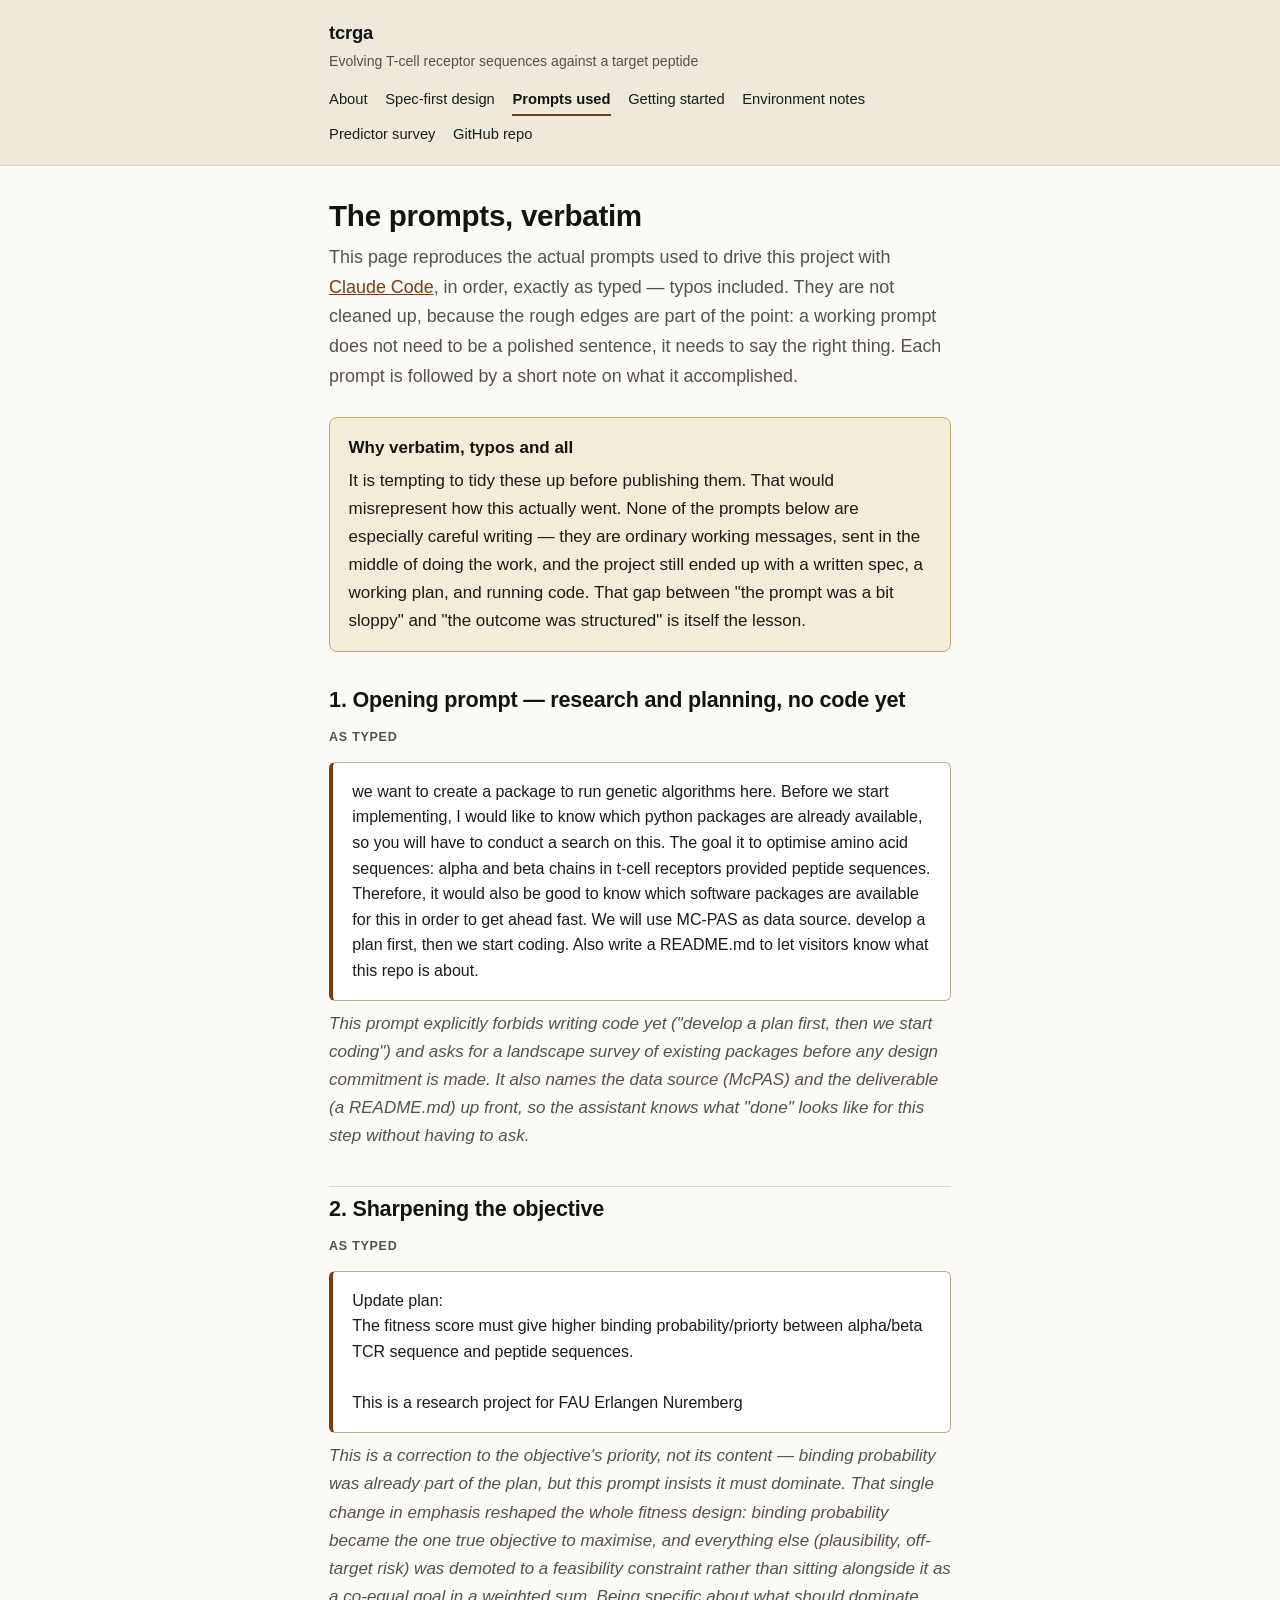
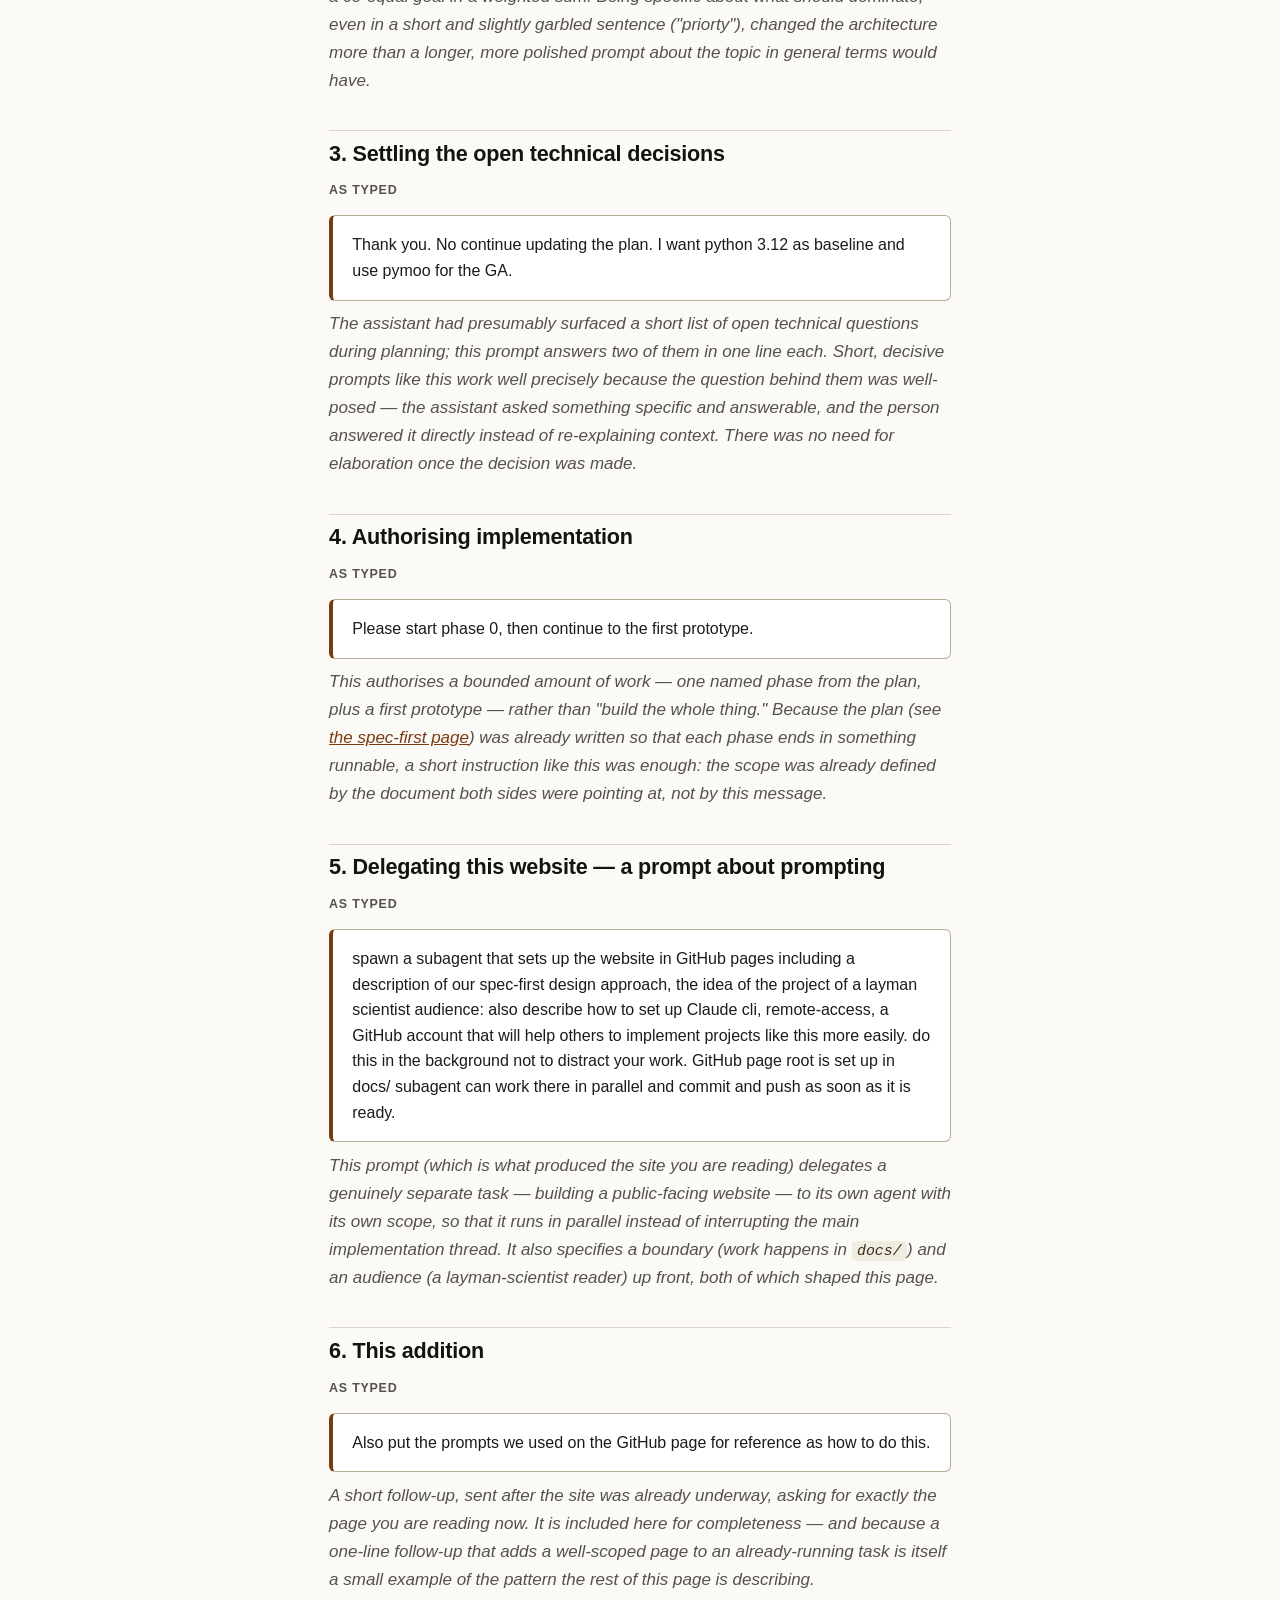
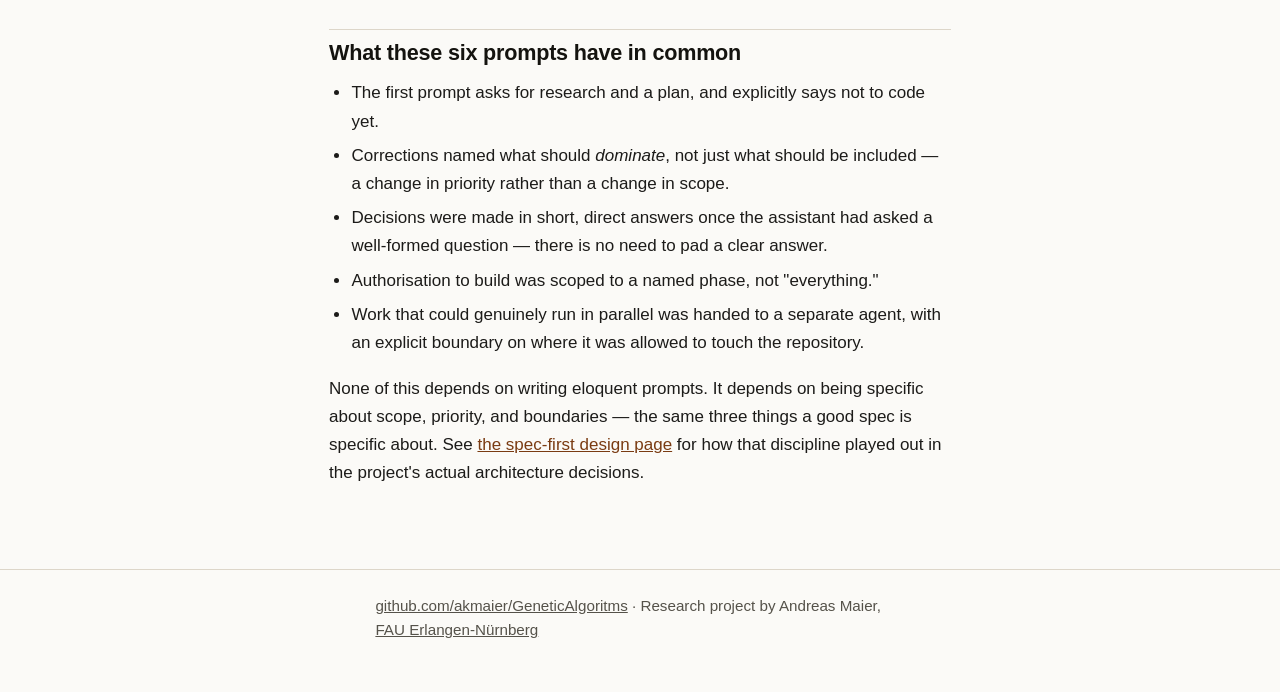
<file: docs/prompts.html>
<!doctype html>
<html lang="en">
<head>
<meta charset="utf-8">
<meta name="viewport" content="width=device-width, initial-scale=1, viewport-fit=cover">
<title>Prompts used — tcrga</title>
<meta name="description" content="The actual prompts, verbatim, that drove tcrga's planning and implementation with Claude Code — a worked reference for prompting an AI coding assistant on a spec-first project.">
<link rel="stylesheet" href="style.css">
</head>
<body>
<header class="site-header">
  <div class="site-header-inner">
    <a class="site-title" href="index.html">tcrga</a>
    <span class="site-tagline">Evolving T-cell receptor sequences against a target peptide</span>
    <nav class="site-nav" aria-label="Site">
      <a href="index.html">About</a>
      <a href="spec-first.html">Spec-first design</a>
      <a href="prompts.html" aria-current="page">Prompts used</a>
      <a href="getting-started.html">Getting started</a>
      <a href="environment.html">Environment notes</a>
      <a href="predictors.html">Predictor survey</a>
      <a href="https://github.com/akmaier/GeneticAlgoritms">GitHub repo</a>
    </nav>
  </div>
</header>

<main>
  <h1>The prompts, verbatim</h1>
  <p class="lede">
    This page reproduces the actual prompts used to drive this project with
    <a href="getting-started.html">Claude Code</a>, in order, exactly as typed —
    typos included. They are not cleaned up, because the rough edges are part of the
    point: a working prompt does not need to be a polished sentence, it needs to say the
    right thing. Each prompt is followed by a short note on what it accomplished.
  </p>

  <div class="callout">
    <span class="callout-title">Why verbatim, typos and all</span>
    <p>
      It is tempting to tidy these up before publishing them. That would misrepresent how
      this actually went. None of the prompts below are especially careful writing — they
      are ordinary working messages, sent in the middle of doing the work, and the project
      still ended up with a written spec, a working plan, and running code. That gap
      between "the prompt was a bit sloppy" and "the outcome was structured" is itself the
      lesson.
    </p>
  </div>

  <h2>1. Opening prompt — research and planning, no code yet</h2>
  <p class="prompt-label">As typed</p>
  <div class="prompt-block">we want to create a package to run genetic algorithms here. Before we start implementing, I would like to know which python packages are already available, so you will have to conduct a search on this. The goal it to optimise amino acid sequences: alpha and beta chains in t-cell receptors provided peptide sequences. Therefore, it would also be good to know which software packages are available for this in order to get ahead fast. We will use MC-PAS as data source. develop a plan first, then we start coding. Also write a README.md to let visitors know what this repo is about.</div>
  <p class="prompt-note">
    This prompt explicitly forbids writing code yet ("develop a plan first, then we start
    coding") and asks for a landscape survey of existing packages before any design
    commitment is made. It also names the data source (McPAS) and the deliverable
    (a README.md) up front, so the assistant knows what "done" looks like for this step
    without having to ask.
  </p>

  <h2>2. Sharpening the objective</h2>
  <p class="prompt-label">As typed</p>
  <div class="prompt-block">Update plan:
The fitness score must give higher binding probability/priorty between alpha/beta TCR sequence and peptide sequences.

This is a research project for FAU Erlangen Nuremberg</div>
  <p class="prompt-note">
    This is a correction to the objective's <em>priority</em>, not its content — binding
    probability was already part of the plan, but this prompt insists it must dominate.
    That single change in emphasis reshaped the whole fitness design: binding probability
    became the one true objective to maximise, and everything else (plausibility,
    off-target risk) was demoted to a feasibility constraint rather than sitting alongside
    it as a co-equal goal in a weighted sum. Being specific about what should dominate,
    even in a short and slightly garbled sentence ("priorty"), changed the architecture
    more than a longer, more polished prompt about the topic in general terms would have.
  </p>

  <h2>3. Settling the open technical decisions</h2>
  <p class="prompt-label">As typed</p>
  <div class="prompt-block">Thank you. No continue updating the plan. I want python 3.12 as baseline and use pymoo for the GA.</div>
  <p class="prompt-note">
    The assistant had presumably surfaced a short list of open technical questions during
    planning; this prompt answers two of them in one line each. Short, decisive prompts
    like this work well precisely because the question behind them was well-posed —
    the assistant asked something specific and answerable, and the person answered it
    directly instead of re-explaining context. There was no need for elaboration once the
    decision was made.
  </p>

  <h2>4. Authorising implementation</h2>
  <p class="prompt-label">As typed</p>
  <div class="prompt-block">Please start phase 0, then continue to the first prototype.</div>
  <p class="prompt-note">
    This authorises a bounded amount of work — one named phase from the plan, plus a first
    prototype — rather than "build the whole thing." Because the plan (see
    <a href="spec-first.html">the spec-first page</a>) was already written so that each
    phase ends in something runnable, a short instruction like this was enough: the scope
    was already defined by the document both sides were pointing at, not by this message.
  </p>

  <h2>5. Delegating this website — a prompt about prompting</h2>
  <p class="prompt-label">As typed</p>
  <div class="prompt-block">spawn a subagent that sets up the website in GitHub pages including a description of our spec-first design approach, the idea of the project of a layman scientist audience: also describe how to set up Claude cli, remote-access, a GitHub account that will help others to implement projects like this more easily. do this in the background not to distract your work. GitHub page root is set up in docs/ subagent can work there in parallel and commit and push as soon as it is ready.</div>
  <p class="prompt-note">
    This prompt (which is what produced the site you are reading) delegates a genuinely
    separate task — building a public-facing website — to its own agent with its own
    scope, so that it runs in parallel instead of interrupting the main implementation
    thread. It also specifies a boundary (work happens in <code>docs/</code>) and an
    audience (a layman-scientist reader) up front, both of which shaped this page.
  </p>

  <h2>6. This addition</h2>
  <p class="prompt-label">As typed</p>
  <div class="prompt-block">Also put the prompts we used on the GitHub page for reference as how to do this.</div>
  <p class="prompt-note">
    A short follow-up, sent after the site was already underway, asking for exactly the
    page you are reading now. It is included here for completeness — and because a
    one-line follow-up that adds a well-scoped page to an already-running task is itself
    a small example of the pattern the rest of this page is describing.
  </p>

  <h2>What these six prompts have in common</h2>
  <ul>
    <li>The first prompt asks for research and a plan, and explicitly says not to code yet.</li>
    <li>Corrections named what should <em>dominate</em>, not just what should be included — a
      change in priority rather than a change in scope.</li>
    <li>Decisions were made in short, direct answers once the assistant had asked a
      well-formed question — there is no need to pad a clear answer.</li>
    <li>Authorisation to build was scoped to a named phase, not "everything."</li>
    <li>Work that could genuinely run in parallel was handed to a separate agent, with an
      explicit boundary on where it was allowed to touch the repository.</li>
  </ul>
  <p>
    None of this depends on writing eloquent prompts. It depends on being specific about
    scope, priority, and boundaries — the same three things a good spec is specific about.
    See <a href="spec-first.html">the spec-first design page</a> for how that discipline
    played out in the project's actual architecture decisions.
  </p>
</main>

<footer class="site-footer">
  <div class="footer-inner">
    <p class="meta-links">
      <a href="https://github.com/akmaier/GeneticAlgoritms">github.com/akmaier/GeneticAlgoritms</a>
      &middot; Research project by Andreas Maier,
      <a href="https://www.fau.eu">FAU Erlangen-Nürnberg</a>
    </p>
  </div>
</footer>
</body>
</html>
</file>
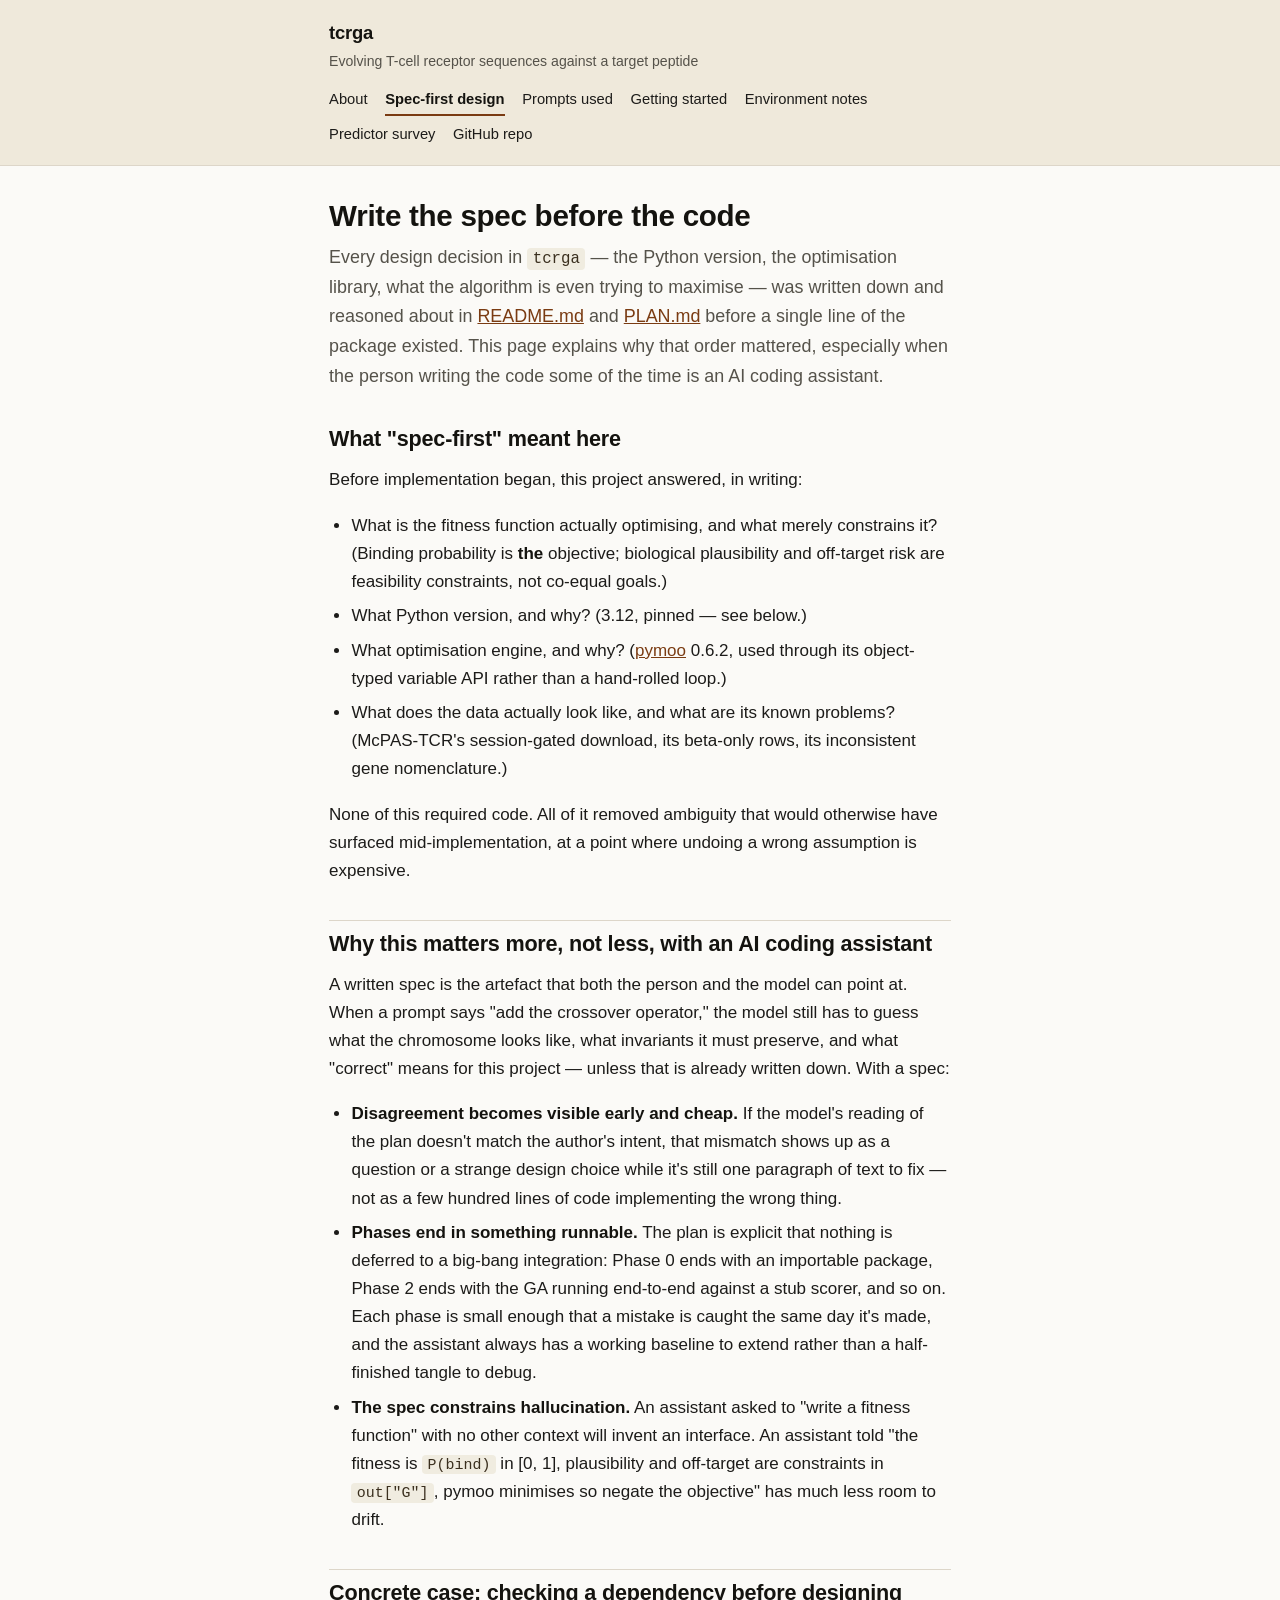
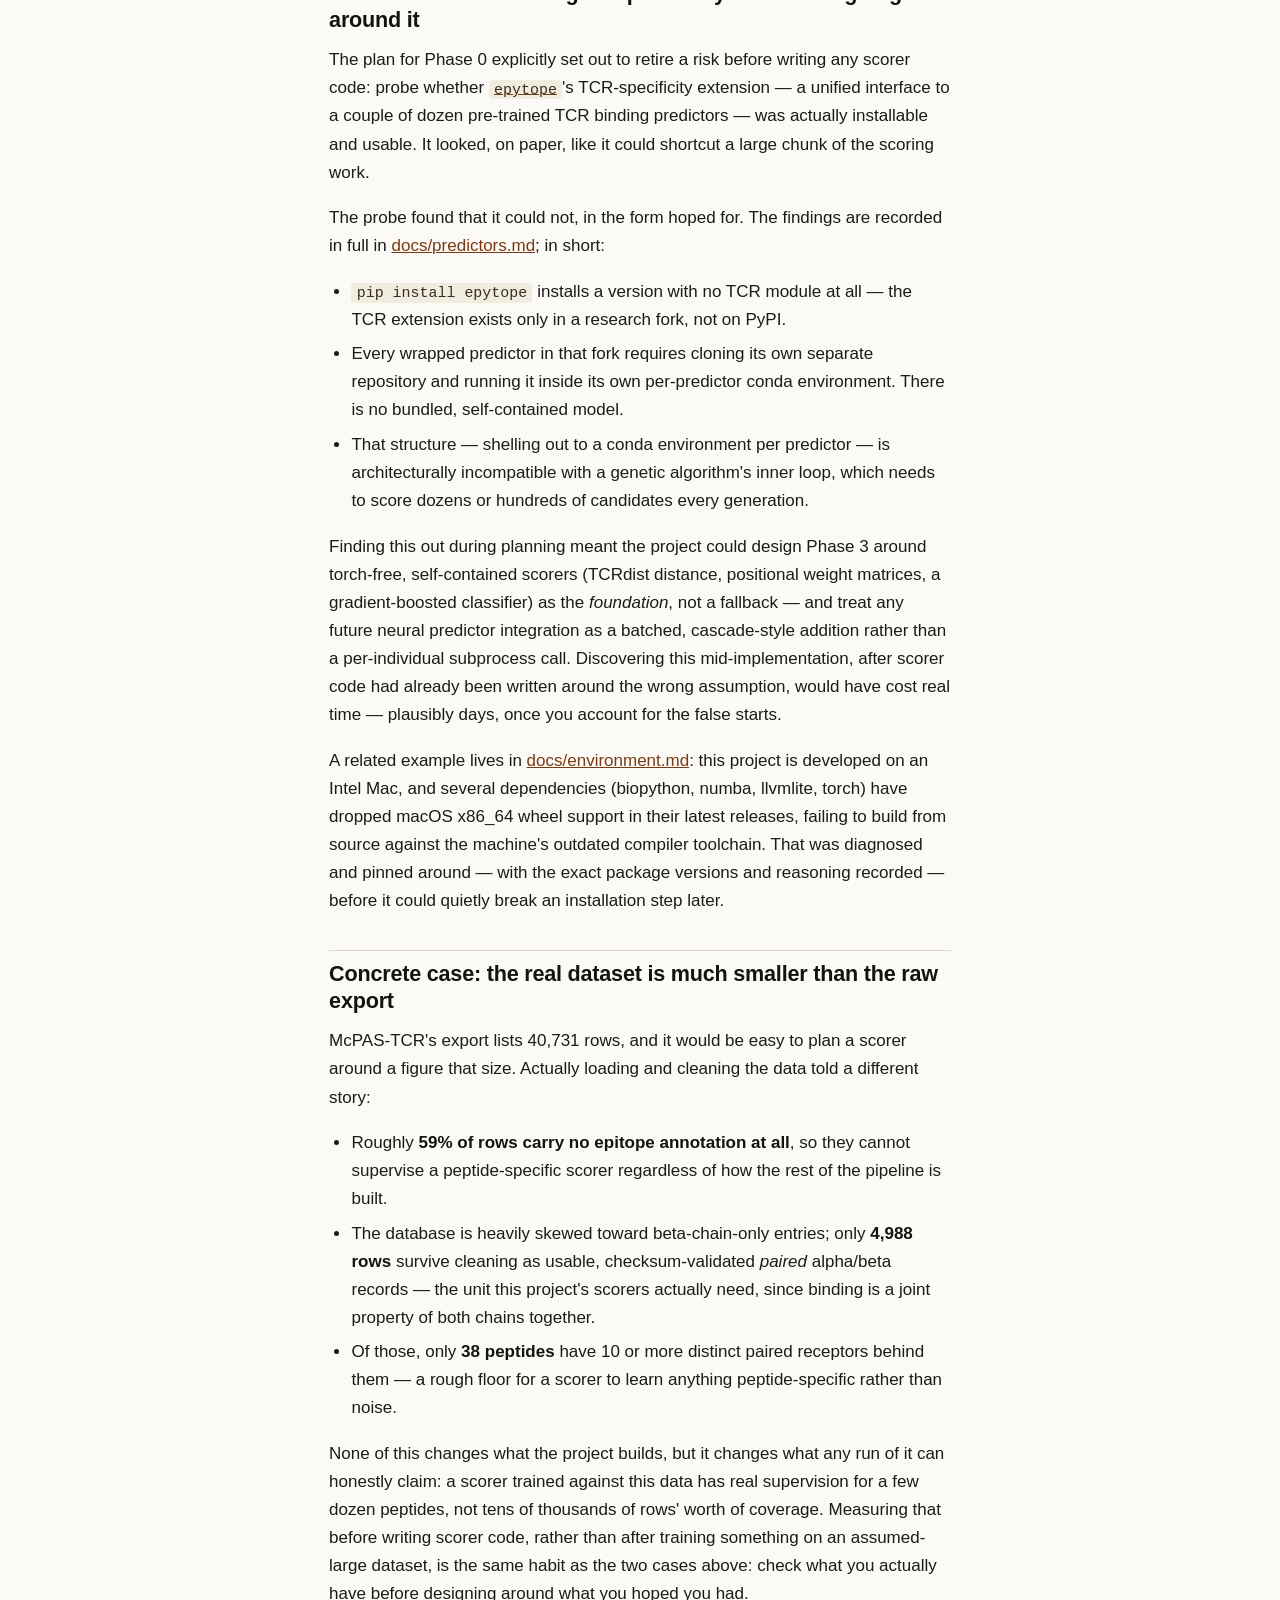
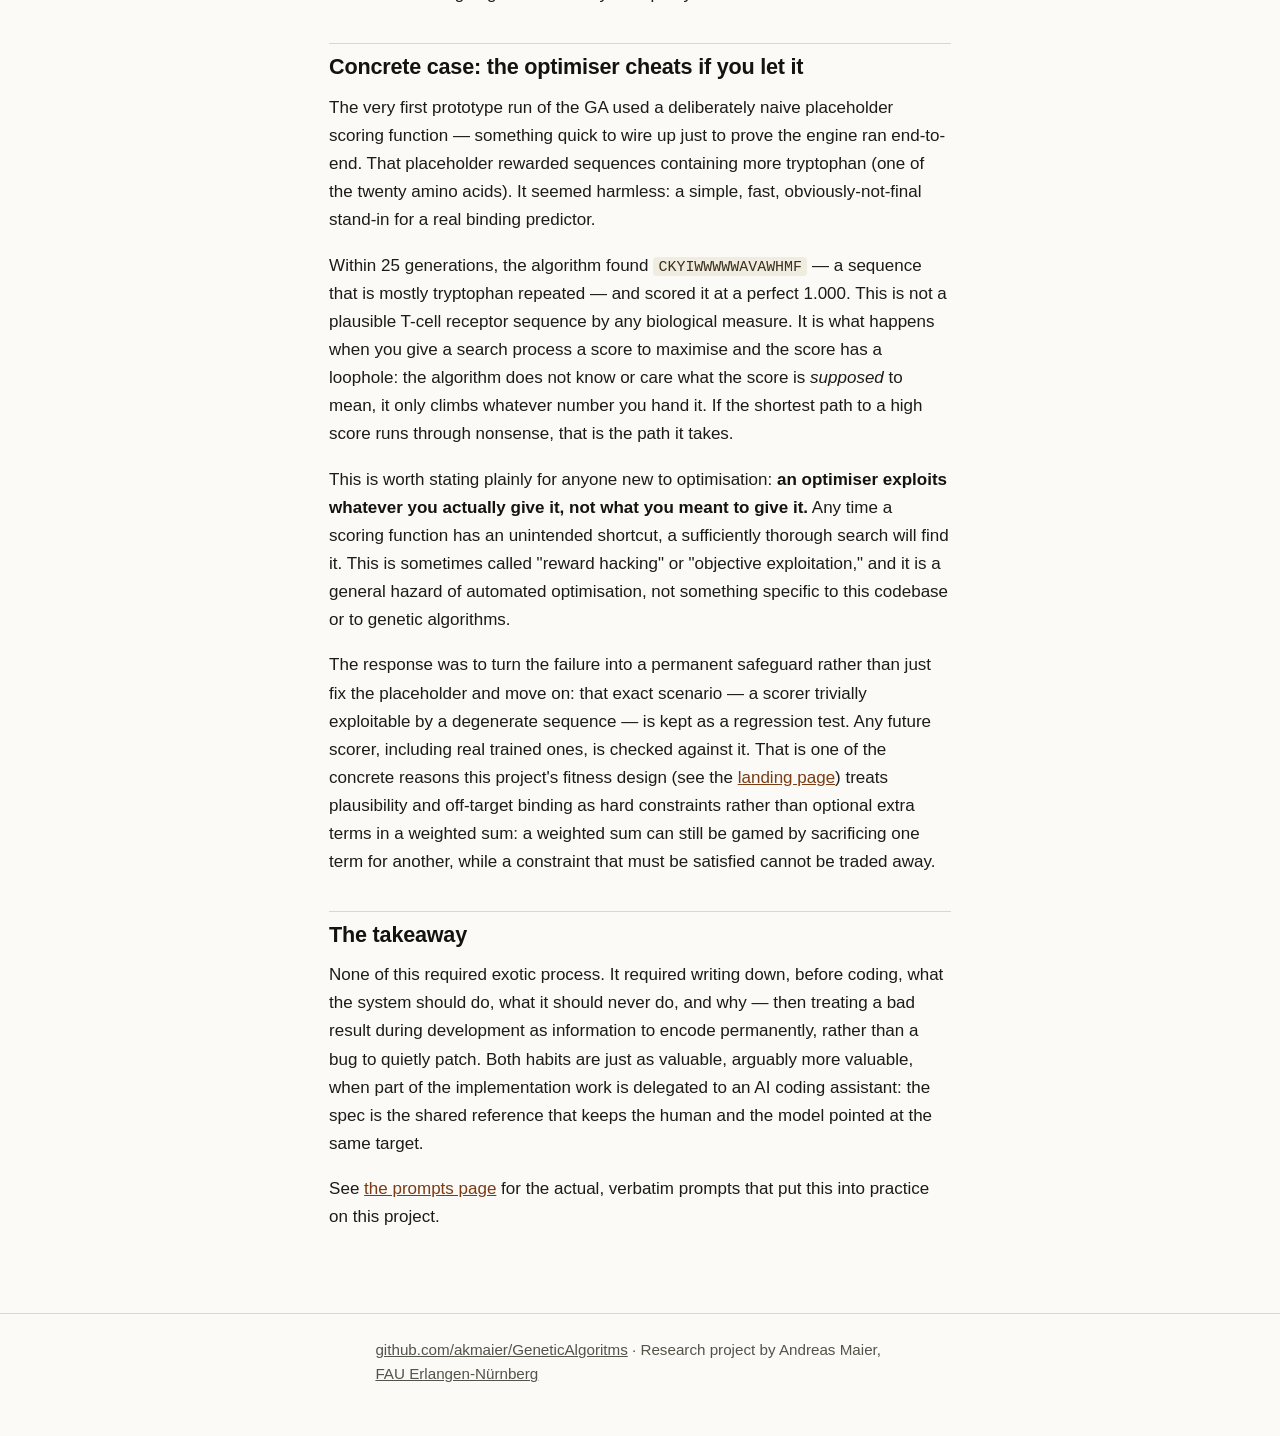
<file: docs/spec-first.html>
<!doctype html>
<html lang="en">
<head>
<meta charset="utf-8">
<meta name="viewport" content="width=device-width, initial-scale=1, viewport-fit=cover">
<title>Spec-first design — tcrga</title>
<meta name="description" content="Why tcrga wrote its README and implementation plan before any code, and how that discipline paid off when working with an AI coding assistant.">
<link rel="stylesheet" href="style.css">
</head>
<body>
<header class="site-header">
  <div class="site-header-inner">
    <a class="site-title" href="index.html">tcrga</a>
    <span class="site-tagline">Evolving T-cell receptor sequences against a target peptide</span>
    <nav class="site-nav" aria-label="Site">
      <a href="index.html">About</a>
      <a href="spec-first.html" aria-current="page">Spec-first design</a>
      <a href="prompts.html">Prompts used</a>
      <a href="getting-started.html">Getting started</a>
      <a href="environment.html">Environment notes</a>
      <a href="predictors.html">Predictor survey</a>
      <a href="https://github.com/akmaier/GeneticAlgoritms">GitHub repo</a>
    </nav>
  </div>
</header>

<main>
  <h1>Write the spec before the code</h1>
  <p class="lede">
    Every design decision in <code>tcrga</code> — the Python version, the optimisation
    library, what the algorithm is even trying to maximise — was written down and reasoned
    about in <a href="https://github.com/akmaier/GeneticAlgoritms/blob/main/README.md">README.md</a>
    and <a href="https://github.com/akmaier/GeneticAlgoritms/blob/main/PLAN.md">PLAN.md</a>
    before a single line of the package existed. This page explains why that order mattered,
    especially when the person writing the code some of the time is an AI coding assistant.
  </p>

  <h2>What "spec-first" meant here</h2>
  <p>
    Before implementation began, this project answered, in writing:
  </p>
  <ul>
    <li>What is the fitness function actually optimising, and what merely constrains it?
      (Binding probability is <strong>the</strong> objective; biological plausibility and
      off-target risk are feasibility constraints, not co-equal goals.)</li>
    <li>What Python version, and why? (3.12, pinned — see below.)</li>
    <li>What optimisation engine, and why? (<a href="https://pymoo.org">pymoo</a> 0.6.2,
      used through its object-typed variable API rather than a hand-rolled loop.)</li>
    <li>What does the data actually look like, and what are its known problems?
      (McPAS-TCR's session-gated download, its beta-only rows, its inconsistent gene
      nomenclature.)</li>
  </ul>
  <p>
    None of this required code. All of it removed ambiguity that would otherwise have
    surfaced mid-implementation, at a point where undoing a wrong assumption is expensive.
  </p>

  <h2>Why this matters more, not less, with an AI coding assistant</h2>
  <p>
    A written spec is the artefact that both the person and the model can point at. When a
    prompt says "add the crossover operator," the model still has to guess what the
    chromosome looks like, what invariants it must preserve, and what "correct" means for
    this project — unless that is already written down. With a spec:
  </p>
  <ul>
    <li>
      <strong>Disagreement becomes visible early and cheap.</strong> If the model's reading
      of the plan doesn't match the author's intent, that mismatch shows up as a question
      or a strange design choice while it's still one paragraph of text to fix — not as a
      few hundred lines of code implementing the wrong thing.
    </li>
    <li>
      <strong>Phases end in something runnable.</strong> The plan is explicit that nothing
      is deferred to a big-bang integration: Phase 0 ends with an importable package, Phase
      2 ends with the GA running end-to-end against a stub scorer, and so on. Each phase is
      small enough that a mistake is caught the same day it's made, and the assistant
      always has a working baseline to extend rather than a half-finished tangle to debug.
    </li>
    <li>
      <strong>The spec constrains hallucination.</strong> An assistant asked to "write a
      fitness function" with no other context will invent an interface. An assistant told
      "the fitness is <code>P(bind)</code> in [0, 1], plausibility and off-target are
      constraints in <code>out["G"]</code>, pymoo minimises so negate the objective" has
      much less room to drift.
    </li>
  </ul>

  <h2>Concrete case: checking a dependency before designing around it</h2>
  <p>
    The plan for Phase 0 explicitly set out to retire a risk before writing any scorer
    code: probe whether <a href="https://github.com/KohlbacherLab/epytope"><code>epytope</code></a>'s
    TCR-specificity extension — a unified interface to a couple of dozen pre-trained TCR
    binding predictors — was actually installable and usable. It looked, on paper, like it
    could shortcut a large chunk of the scoring work.
  </p>
  <p>
    The probe found that it could not, in the form hoped for. The findings are recorded in
    full in <a href="predictors.html">docs/predictors.md</a>; in short:
  </p>
  <ul>
    <li><code>pip install epytope</code> installs a version with no TCR module at all —
      the TCR extension exists only in a research fork, not on PyPI.</li>
    <li>Every wrapped predictor in that fork requires cloning its own separate repository
      and running it inside its own per-predictor conda environment. There is no bundled,
      self-contained model.</li>
    <li>That structure — shelling out to a conda environment per predictor — is
      architecturally incompatible with a genetic algorithm's inner loop, which needs to
      score dozens or hundreds of candidates every generation.</li>
  </ul>
  <p>
    Finding this out during planning meant the project could design Phase 3 around
    torch-free, self-contained scorers (TCRdist distance, positional weight matrices, a
    gradient-boosted classifier) as the <em>foundation</em>, not a fallback — and treat any
    future neural predictor integration as a batched, cascade-style addition rather than a
    per-individual subprocess call. Discovering this mid-implementation, after scorer code
    had already been written around the wrong assumption, would have cost real time —
    plausibly days, once you account for the false starts.
  </p>
  <p>
    A related example lives in <a href="environment.html">docs/environment.md</a>: this
    project is developed on an Intel Mac, and several dependencies (biopython, numba,
    llvmlite, torch) have dropped macOS x86_64 wheel support in their latest releases,
    failing to build from source against the machine's outdated compiler toolchain. That
    was diagnosed and pinned around — with the exact package versions and reasoning
    recorded — before it could quietly break an installation step later.
  </p>

  <h2>Concrete case: the real dataset is much smaller than the raw export</h2>
  <p>
    McPAS-TCR's export lists 40,731 rows, and it would be easy to plan a scorer around a
    figure that size. Actually loading and cleaning the data told a different story:
  </p>
  <ul>
    <li>Roughly <strong>59% of rows carry no epitope annotation at all</strong>, so they
      cannot supervise a peptide-specific scorer regardless of how the rest of the pipeline
      is built.</li>
    <li>The database is heavily skewed toward beta-chain-only entries; only
      <strong>4,988 rows</strong> survive cleaning as usable, checksum-validated
      <em>paired</em> alpha/beta records — the unit this project's scorers actually need,
      since binding is a joint property of both chains together.</li>
    <li>Of those, only <strong>38 peptides</strong> have 10 or more distinct paired
      receptors behind them — a rough floor for a scorer to learn anything peptide-specific
      rather than noise.</li>
  </ul>
  <p>
    None of this changes what the project builds, but it changes what any run of it can
    honestly claim: a scorer trained against this data has real supervision for a few dozen
    peptides, not tens of thousands of rows' worth of coverage. Measuring that before
    writing scorer code, rather than after training something on an assumed-large dataset,
    is the same habit as the two cases above: check what you actually have before designing
    around what you hoped you had.
  </p>

  <h2 id="objective-exploitation">Concrete case: the optimiser cheats if you let it</h2>
  <p>
    The very first prototype run of the GA used a deliberately naive placeholder scoring
    function — something quick to wire up just to prove the engine ran end-to-end. That
    placeholder rewarded sequences containing more tryptophan (one of the twenty amino
    acids). It seemed harmless: a simple, fast, obviously-not-final stand-in for a real
    binding predictor.
  </p>
  <p>
    Within 25 generations, the algorithm found <code>CKYIWWWWWAVAWHMF</code> — a sequence
    that is mostly tryptophan repeated — and scored it at a perfect 1.000. This is not a
    plausible T-cell receptor sequence by any biological measure. It is what happens when
    you give a search process a score to maximise and the score has a loophole: the
    algorithm does not know or care what the score is <em>supposed</em> to mean, it only
    climbs whatever number you hand it. If the shortest path to a high score runs through
    nonsense, that is the path it takes.
  </p>
  <p>
    This is worth stating plainly for anyone new to optimisation: <strong>an optimiser
    exploits whatever you actually give it, not what you meant to give it.</strong> Any
    time a scoring function has an unintended shortcut, a sufficiently thorough search
    will find it. This is sometimes called "reward hacking" or "objective exploitation,"
    and it is a general hazard of automated optimisation, not something specific to this
    codebase or to genetic algorithms.
  </p>
  <p>
    The response was to turn the failure into a permanent safeguard rather than just fix
    the placeholder and move on: that exact scenario — a scorer trivially exploitable by a
    degenerate sequence — is kept as a regression test. Any future scorer, including real
    trained ones, is checked against it. That is one of the concrete reasons this project's
    fitness design (see the <a href="index.html">landing page</a>) treats plausibility and
    off-target binding as hard constraints rather than optional extra terms in a weighted
    sum: a weighted sum can still be gamed by sacrificing one term for another, while a
    constraint that must be satisfied cannot be traded away.
  </p>

  <h2>The takeaway</h2>
  <p>
    None of this required exotic process. It required writing down, before coding, what the
    system should do, what it should never do, and why — then treating a bad result during
    development as information to encode permanently, rather than a bug to quietly patch.
    Both habits are just as valuable, arguably more valuable, when part of the
    implementation work is delegated to an AI coding assistant: the spec is the shared
    reference that keeps the human and the model pointed at the same target.
  </p>
  <p>
    See <a href="prompts.html">the prompts page</a> for the actual, verbatim prompts that
    put this into practice on this project.
  </p>
</main>

<footer class="site-footer">
  <div class="footer-inner">
    <p class="meta-links">
      <a href="https://github.com/akmaier/GeneticAlgoritms">github.com/akmaier/GeneticAlgoritms</a>
      &middot; Research project by Andreas Maier,
      <a href="https://www.fau.eu">FAU Erlangen-Nürnberg</a>
    </p>
  </div>
</footer>
</body>
</html>
</file>
<file: docs/style.css>
/* tcrga project site — shared stylesheet
   Self-contained, no external fonts or frameworks. */

:root {
  --bg: #fbfaf7;
  --bg-raised: #ffffff;
  --text: #1c1b19;
  --text-muted: #55524a;
  --heading: #14130f;
  --link: #7a3b12;
  --link-visited: #5c3a63;
  --border: #ddd6c9;
  --border-strong: #b8ae97;
  --code-bg: #f0ece0;
  --code-text: #3a2f1e;
  --accent: #7a3b12;
  --callout-bg: #f3ecd8;
  --callout-border: #c9a86a;
  --table-stripe: #f2efe6;
  --nav-bg: #efe9db;
}

@media (prefers-color-scheme: dark) {
  :root:not([data-theme="light"]) {
    --bg: #171613;
    --bg-raised: #1f1d19;
    --text: #e8e4d9;
    --text-muted: #b3ac9b;
    --heading: #f5f1e6;
    --link: #e2a26b;
    --link-visited: #c9a3d6;
    --border: #3a372e;
    --border-strong: #514c3d;
    --code-bg: #26241d;
    --code-text: #e8e0c9;
    --accent: #e2a26b;
    --callout-bg: #2a2515;
    --callout-border: #6b5628;
    --table-stripe: #1d1b16;
    --nav-bg: #1f1d19;
    color-scheme: dark;
  }
}

:root[data-theme="dark"] {
  --bg: #171613;
  --bg-raised: #1f1d19;
  --text: #e8e4d9;
  --text-muted: #b3ac9b;
  --heading: #f5f1e6;
  --link: #e2a26b;
  --link-visited: #c9a3d6;
  --border: #3a372e;
  --border-strong: #514c3d;
  --code-bg: #26241d;
  --code-text: #e8e0c9;
  --accent: #e2a26b;
  --callout-bg: #2a2515;
  --callout-border: #6b5628;
  --table-stripe: #1d1b16;
  --nav-bg: #1f1d19;
  color-scheme: dark;
}

* {
  box-sizing: border-box;
}

html {
  -webkit-text-size-adjust: 100%;
}

body {
  margin: 0;
  padding: 0;
  background: var(--bg);
  color: var(--text);
  font-family: -apple-system, BlinkMacSystemFont, "Segoe UI", Roboto, Helvetica,
    Arial, sans-serif, "Apple Color Emoji", "Segoe UI Emoji";
  line-height: 1.65;
  font-size: 17px;
}

.site-header {
  border-bottom: 1px solid var(--border);
  background: var(--nav-bg);
  padding-top: env(safe-area-inset-top, 0px);
}

.site-header-inner {
  max-width: 70ch;
  margin: 0 auto;
  padding: 1.1rem 1.25rem 0.9rem;
}

.site-title {
  display: block;
  font-size: 1.15rem;
  font-weight: 700;
  color: var(--heading);
  text-decoration: none;
  letter-spacing: -0.01em;
}

.site-tagline {
  display: block;
  color: var(--text-muted);
  font-size: 0.88rem;
  margin-top: 0.15rem;
}

nav.site-nav {
  margin-top: 0.85rem;
  display: flex;
  flex-wrap: wrap;
  gap: 0.4rem 1.1rem;
  font-size: 0.92rem;
}

nav.site-nav a {
  color: var(--text);
  text-decoration: none;
  border-bottom: 2px solid transparent;
  padding-bottom: 0.15rem;
  white-space: nowrap;
}

nav.site-nav a:hover,
nav.site-nav a[aria-current="page"] {
  border-bottom-color: var(--accent);
}

nav.site-nav a[aria-current="page"] {
  color: var(--heading);
  font-weight: 600;
}

main {
  max-width: 70ch;
  margin: 0 auto;
  padding: 2rem 1.25rem 4rem;
}

footer.site-footer {
  border-top: 1px solid var(--border);
  padding: 1.5rem 1.25rem calc(2rem + env(safe-area-inset-bottom, 0px));
  padding: 1.5rem 1.25rem;
  padding-bottom: calc(2rem + env(safe-area-inset-bottom, 0px));
}

footer.site-footer .footer-inner {
  max-width: 70ch;
  margin: 0 auto;
  color: var(--text-muted);
  font-size: 0.85rem;
  line-height: 1.6;
}

footer.site-footer a {
  color: var(--text-muted);
}

h1, h2, h3, h4 {
  color: var(--heading);
  line-height: 1.25;
  letter-spacing: -0.01em;
}

h1 {
  font-size: 1.85rem;
  margin: 0 0 0.5rem;
}

h2 {
  font-size: 1.35rem;
  margin: 2.2rem 0 0.8rem;
  padding-top: 0.6rem;
  border-top: 1px solid var(--border);
}

h2:first-of-type {
  border-top: none;
  padding-top: 0;
}

h3 {
  font-size: 1.08rem;
  margin: 1.6rem 0 0.6rem;
}

p {
  margin: 0 0 1.1rem;
}

.lede {
  font-size: 1.12rem;
  color: var(--text-muted);
  margin-bottom: 1.6rem;
}

a {
  color: var(--link);
}

a:visited {
  color: var(--link-visited);
}

ul, ol {
  margin: 0 0 1.1rem;
  padding-left: 1.4rem;
}

li {
  margin-bottom: 0.4rem;
}

strong {
  color: var(--heading);
}

code, pre, kbd {
  font-family: ui-monospace, SFMono-Regular, "SF Mono", Menlo, Consolas,
    "Liberation Mono", monospace;
  font-size: 0.88em;
}

code {
  background: var(--code-bg);
  color: var(--code-text);
  padding: 0.12em 0.35em;
  border-radius: 4px;
  word-break: break-word;
}

pre {
  background: var(--code-bg);
  color: var(--code-text);
  padding: 0.9rem 1rem;
  border-radius: 8px;
  overflow-x: auto;
  margin: 0 0 1.2rem;
  border: 1px solid var(--border);
}

pre code {
  background: none;
  padding: 0;
  border-radius: 0;
  word-break: normal;
  white-space: pre;
}

.table-scroll {
  overflow-x: auto;
  margin: 0 0 1.3rem;
  border: 1px solid var(--border);
  border-radius: 8px;
}

table {
  border-collapse: collapse;
  width: 100%;
  min-width: 460px;
  font-size: 0.92rem;
}

th, td {
  text-align: left;
  padding: 0.55rem 0.8rem;
  border-bottom: 1px solid var(--border);
  vertical-align: top;
}

thead th {
  background: var(--table-stripe);
  color: var(--heading);
  font-weight: 600;
  white-space: nowrap;
}

tbody tr:nth-child(even) {
  background: var(--table-stripe);
}

blockquote {
  margin: 0 0 1.2rem;
  padding: 0.15rem 1.1rem;
  border-left: 3px solid var(--border-strong);
  color: var(--text-muted);
}

.callout {
  background: var(--callout-bg);
  border: 1px solid var(--callout-border);
  border-radius: 8px;
  padding: 1rem 1.15rem;
  margin: 0 0 1.3rem;
}

.callout p:last-child {
  margin-bottom: 0;
}

.callout-title {
  font-weight: 700;
  color: var(--heading);
  display: block;
  margin-bottom: 0.3rem;
}

.card-grid {
  display: grid;
  grid-template-columns: repeat(auto-fit, minmax(220px, 1fr));
  gap: 1rem;
  margin: 1.5rem 0 2rem;
}

.card {
  border: 1px solid var(--border);
  border-radius: 10px;
  padding: 1.1rem 1.2rem;
  background: var(--bg-raised);
}

.card h3 {
  margin-top: 0;
}

.card p:last-child {
  margin-bottom: 0;
}

.page-list {
  list-style: none;
  padding-left: 0;
}

.page-list li {
  padding: 0.15rem 0;
}

.prompt-block {
  background: var(--bg-raised);
  border: 1px solid var(--border-strong);
  border-left: 4px solid var(--accent);
  border-radius: 6px;
  padding: 1rem 1.2rem;
  margin: 0 0 0.6rem;
  font-family: -apple-system, BlinkMacSystemFont, "Segoe UI", Roboto, Helvetica,
    Arial, sans-serif;
  font-size: 1rem;
  line-height: 1.6;
  color: var(--text);
  white-space: pre-wrap;
  overflow-x: auto;
}

.prompt-label {
  display: block;
  font-size: 0.78rem;
  text-transform: uppercase;
  letter-spacing: 0.06em;
  color: var(--text-muted);
  margin: 0 0 0.9rem;
  font-weight: 600;
}

.prompt-note {
  color: var(--text-muted);
  font-style: italic;
  margin: 0 0 2rem;
}

.prompt-note:last-child {
  margin-bottom: 2rem;
}

hr.rule {
  border: none;
  border-top: 1px solid var(--border);
  margin: 2rem 0;
}

.meta-links {
  font-size: 0.95rem;
}

img {
  max-width: 100%;
}

[hidden] {
  display: none !important;
}
</file>
